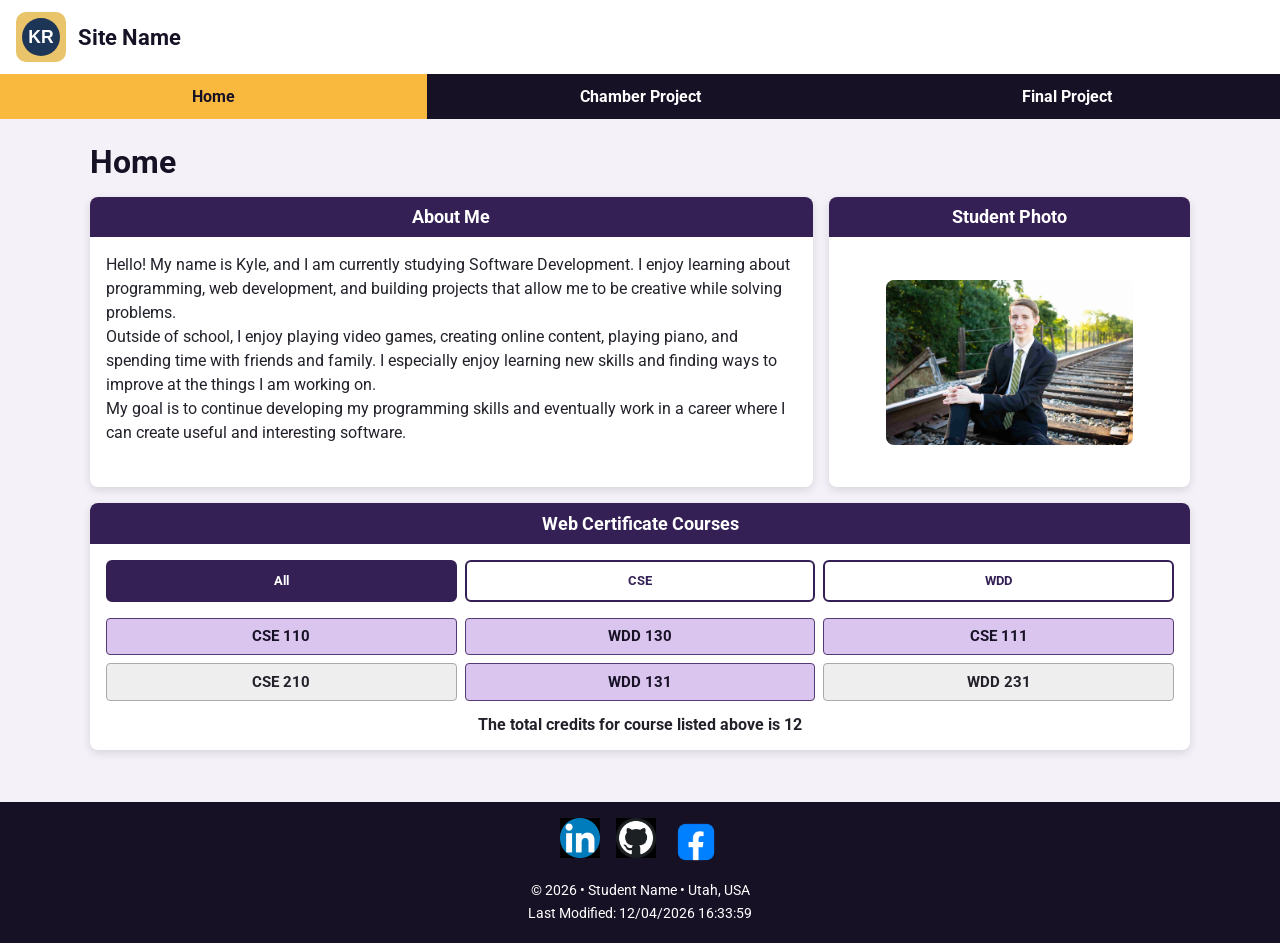
<file: index.html>
<!DOCTYPE html>
<html lang="en">
<head>
    <meta charset="UTF-8">
    <meta name="viewport" content="width=device-width, initial-scale=1.0">
    <meta name="description" content="Kyle Roper's WDD 231 course home page featuring web development coursework, certificate courses, and student information.">
    <meta name="author" content="Kyle Roper">
    <title>WDD 231 Home</title>

    <link rel="preconnect" href="https://fonts.googleapis.com">
    <link rel="preconnect" href="https://fonts.gstatic.com" crossorigin>
    <link href="https://fonts.googleapis.com/css2?family=Roboto:wght@400;700&display=swap" rel="stylesheet">

    <link rel="stylesheet" href="styles/small.css">
    <link rel="stylesheet" href="styles/larger.css">

    <script src="scripts/navigation.js" defer></script>
    <script src="scripts/date.js" defer></script>
    <script src="scripts/course.js" defer></script>
</head>
<body>
    <header>
        <div class="header-content">
            <img src="images/logo.svg" alt="Site logo" width="50" height="50">
            <span>Site Name</span>
            <button id="menu-button" aria-label="Open navigation menu" aria-expanded="false"></button>
        </div>

        <nav id="navigation">
            <ul>
                <li><a href="index.html" class="active">Home</a></li>
                <li><a href="chamber/index.html">Chamber Project</a></li>
                <li><a href="final/index.html">Final Project</a></li>
            </ul>
        </nav>
    </header>

    <main>
        <h1>Home</h1>

        <section class="about-section">
            <h2>About Me</h2>
            <div class="section-content">
                <p>
                    Hello! My name is Kyle, and I am currently studying Software Development.
                    I enjoy learning about programming, web development, and building projects
                    that allow me to be creative while solving problems.
                </p>

                <p>
                    Outside of school, I enjoy playing video games, creating online content,
                    playing piano, and spending time with friends and family. I especially enjoy
                    learning new skills and finding ways to improve at the things I am working on.
                </p>

                <p>
                    My goal is to continue developing my programming skills and eventually work
                    in a career where I can create useful and interesting software.
                </p>
            </div>
        </section>

        <section class="photo-section">
            <h2>Student Photo</h2>
            <div class="section-content photo-container">
                <div class="photo-placeholder">
                    <img src="images/profile-picture.jpg" alt="Student photo">
                </div>
            </div>
        </section>

        <section class="courses-section">
            <h2>Web Certificate Courses</h2>

            <div class="course-buttons">
                <button id="all" class="filter-button active-filter">All</button>
                <button id="cse" class="filter-button">CSE</button>
                <button id="wdd" class="filter-button">WDD</button>
            </div>

            <div id="course-cards"></div>
            <p id="total-credits"></p>
        </section>
    </main>

    <footer>
        <div class="social-links">
            <a href="https://www.linkedin.com/in/kyle-roper-7710a43a7/" target="_blank" rel="noopener">
                <img src="images/linkedin.png" alt="LinkedIn">
            </a>
            <a href="https://github.com/Psyduck2002/wdd231" target="_blank" rel="noopener">
                <img src="images/github.png" alt="GitHub">
            </a>
            <a class="facebook-link" href="https://www.facebook.com/kyle.roper.739" target="_blank" rel="noopener">
                <img src="images/facebook.png" alt="Facebook">
            </a>
        </div>

        <p>&copy; <span id="currentyear"></span> • Student Name • Utah, USA</p>
        <p id="lastModified"></p>
    </footer>
</body>
</html>
</file>
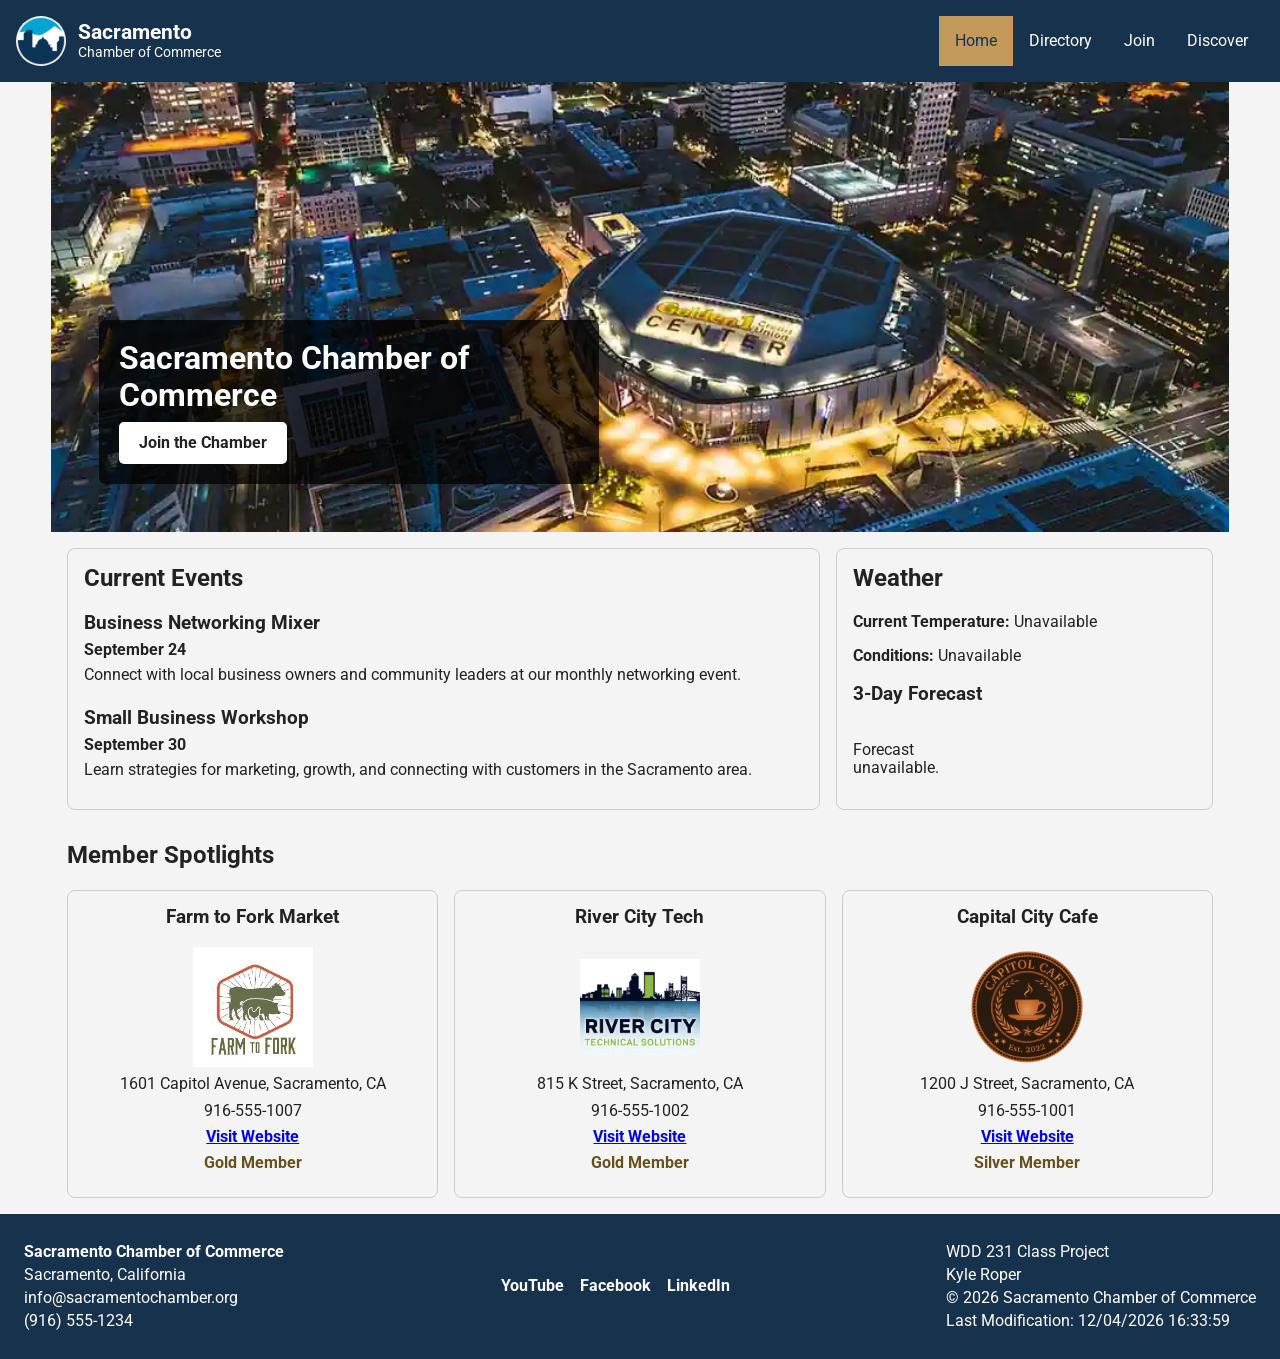
<file: chamber/index.html>
<!DOCTYPE html>
<html lang="en">
<head>
    <meta charset="UTF-8">
    <meta name="viewport" content="width=device-width, initial-scale=1.0">

    <meta
        name="description"
        content="Welcome to the Sacramento Chamber of Commerce, supporting local businesses, events, and community growth."
    >
    <meta name="author" content="Kyle Roper">

    <meta property="og:title" content="Sacramento Chamber of Commerce">
    <meta
        property="og:description"
        content="Connect with Sacramento businesses, community events, and opportunities through the Sacramento Chamber of Commerce."
    >
    <meta
        property="og:image"
        content="https://Psyduck2002.github.io/wdd231/chamber/images/sacramento-hero.webp"
    >
    <meta
        property="og:url"
        content="https://Psyduck2002.github.io/wdd231/chamber/index.html"
    >

    <title>Sacramento Chamber of Commerce | Home</title>

    <link rel="icon" href="images/favicon.png">

    <link rel="preconnect" href="https://fonts.googleapis.com">
    <link rel="preconnect" href="https://fonts.gstatic.com" crossorigin>
    <link
        href="https://fonts.googleapis.com/css2?family=Roboto:wght@400;500;700&display=swap"
        rel="stylesheet"
    >

    <link rel="stylesheet" href="styles/normalize.css">
    <link rel="stylesheet" href="styles/small.css">
    <link rel="stylesheet" href="styles/larger.css">

    <script src="scripts/navigation.js" defer></script>
    <script src="scripts/home.js" defer></script>
    <script src="scripts/date.js" defer></script>
</head>

<body>
    <header>
        <div class="brand">
            <a href="index.html">
                <img
                    src="images/sacramento-chamber.webp"
                    alt="Sacramento Chamber of Commerce logo"
                    class="logo"
                >
            </a>

            <div>
                <p class="site-name">Sacramento</p>
                <p class="site-subtitle">Chamber of Commerce</p>
            </div>
        </div>

        <button id="menu" aria-label="Open navigation menu"></button>

        <nav id="navigation">
            <a href="index.html" class="active">Home</a>
            <a href="directory.html">Directory</a>
            <a href="join.html">Join</a>
            <a href="discover.html">Discover</a>
        </nav>
    </header>

    <main class="home-main">
        <section class="hero">
            <img
                src="images/sacramento-hero.webp"
                alt="View of downtown Sacramento, California"
            >

            <div class="hero-content">
                <h1>Sacramento Chamber of Commerce</h1>
                <a href="join.html" class="join-button">Join the Chamber</a>
            </div>
        </section>

        <div class="home-info">
            <section class="events">
                <h2>Current Events</h2>

                <div class="event">
                    <h3>Business Networking Mixer</h3>
                    <p><strong>September 24</strong></p>
                    <p>
                        Connect with local business owners and community
                        leaders at our monthly networking event.
                    </p>
                </div>

                <div class="event">
                    <h3>Small Business Workshop</h3>
                    <p><strong>September 30</strong></p>
                    <p>
                        Learn strategies for marketing, growth, and connecting
                        with customers in the Sacramento area.
                    </p>
                </div>
            </section>

            <section class="weather">
                <h2>Weather</h2>

                <div class="current-weather">
                    <p>
                        <strong>Current Temperature:</strong>
                        <span id="current-temp">Loading...</span>
                    </p>

                    <p>
                        <strong>Conditions:</strong>
                        <span id="weather-description">Loading...</span>
                    </p>
                </div>

                <h3>3-Day Forecast</h3>

                <div id="forecast" class="forecast">
                    <p>Loading forecast...</p>
                </div>
            </section>
        </div>

        <section class="spotlight-section">
            <h2>Member Spotlights</h2>

            <div id="spotlights" class="spotlights">
            </div>
        </section>
    </main>

    <footer>
        <div class="contact-info">
            <p><strong>Sacramento Chamber of Commerce</strong></p>
            <p>Sacramento, California</p>
            <p>info@sacramentochamber.org</p>
            <p>(916) 555-1234</p>
        </div>

        <div class="socials">
            <a href="https://www.youtube.com/" target="_blank" rel="noopener">
                YouTube
            </a>

            <a href="https://www.facebook.com/" target="_blank" rel="noopener">
                Facebook
            </a>

            <a href="https://www.linkedin.com/" target="_blank" rel="noopener">
                LinkedIn
            </a>
        </div>

        <div class="development-info">
            <p>WDD 231 Class Project</p>
            <p>Kyle Roper</p>

            <p>
                &copy; <span id="currentyear"></span>
                Sacramento Chamber of Commerce
            </p>

            <p id="lastModified"></p>
        </div>
    </footer>
</body>
</html>
</file>
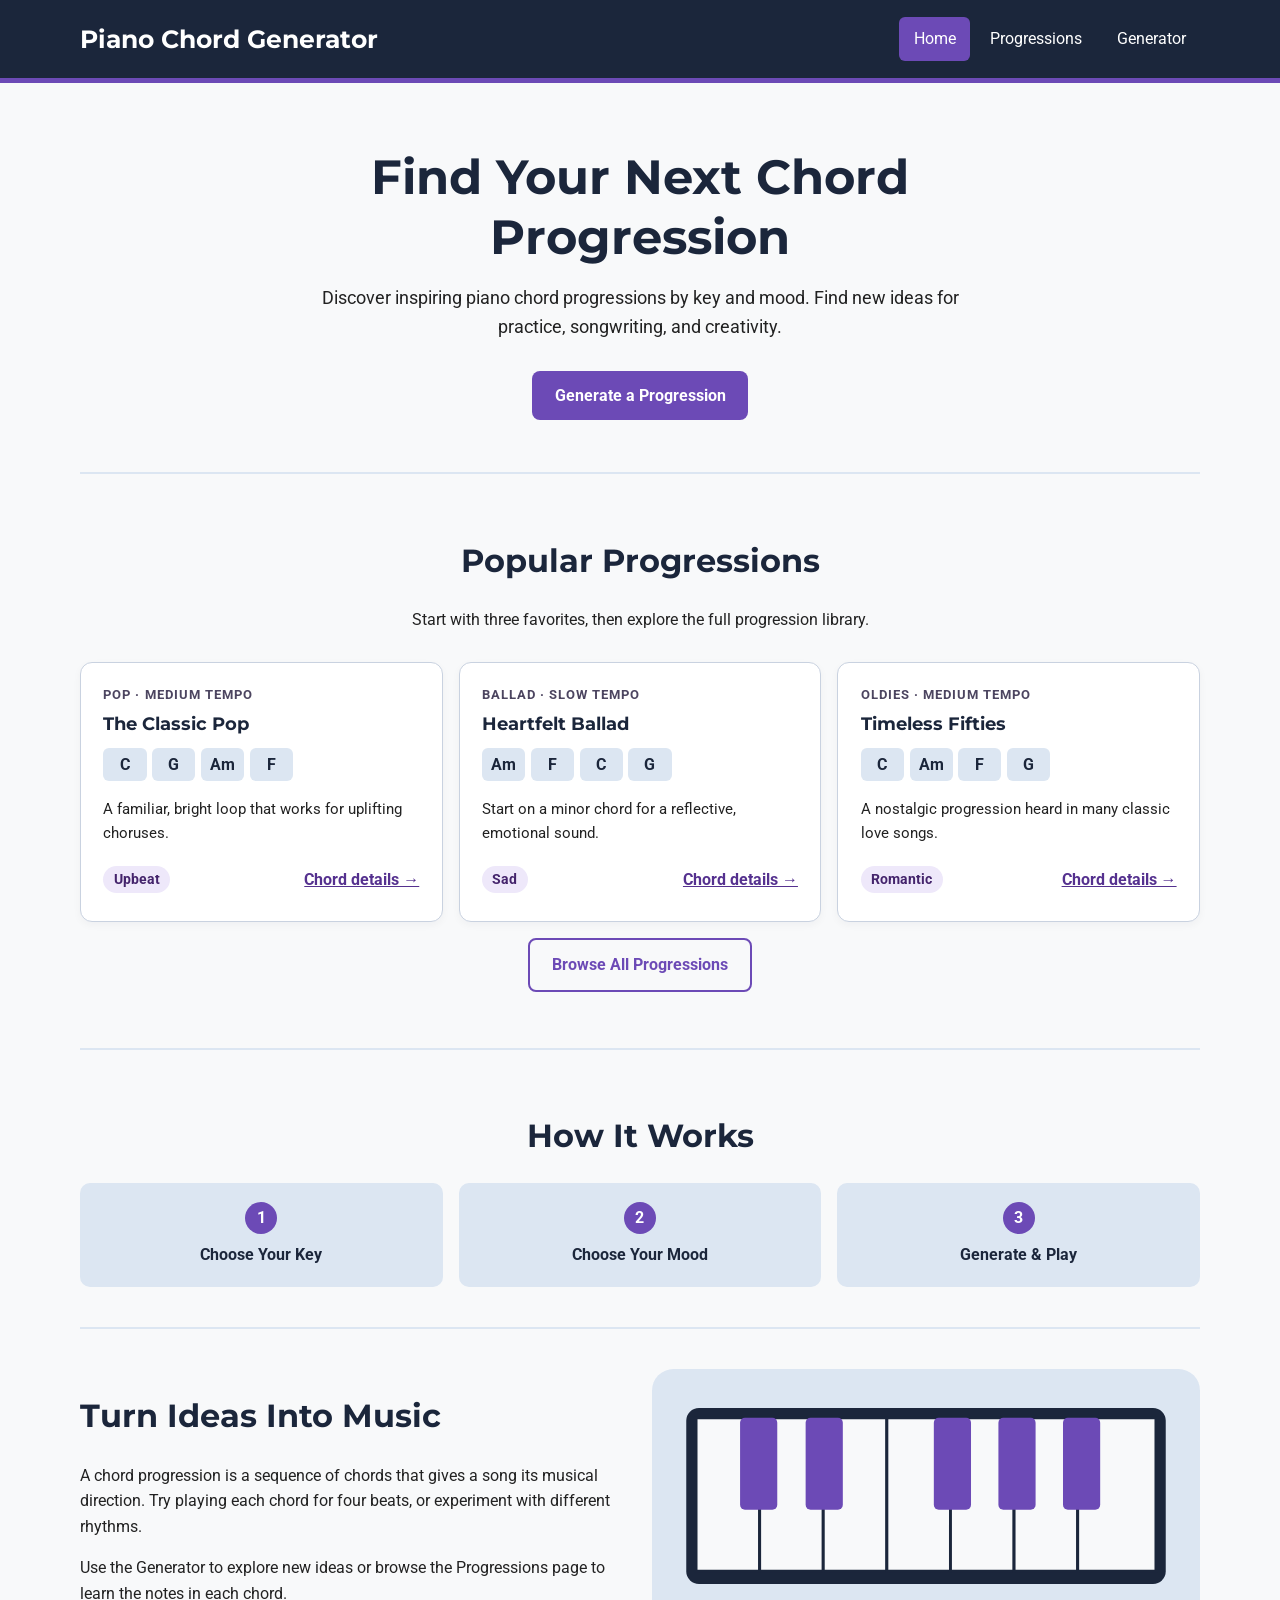
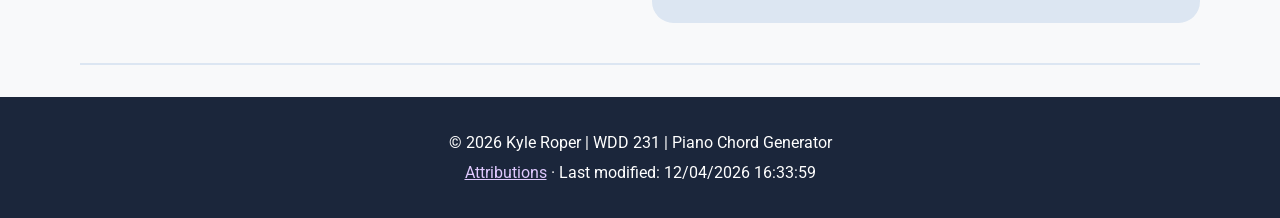
<file: final/index.html>
<!DOCTYPE html>
<html lang="en">
<head>
    <meta charset="UTF-8">
    <meta name="viewport" content="width=device-width, initial-scale=1.0">

    <meta
        name="description"
        content="Discover popular piano chord progressions and generate music ideas by key and mood."
    >
    <meta name="author" content="Kyle Roper">

    <meta property="og:type" content="website">
    <meta property="og:title" content="Piano Chord Progression Generator">
    <meta
        property="og:description"
        content="Discover popular piano chord progressions and generate music ideas by key and mood."
    >
    <meta
        property="og:image"
        content="https://psyduck2002.github.io/wdd231/final/images/piano.svg"
    >
    <meta
        property="og:url"
        content="https://psyduck2002.github.io/wdd231/final/index.html"
    >

    <title>Home | Piano Chord Progression Generator</title>

    <link rel="icon" type="image/svg+xml" href="images/favicon.svg">

    <link rel="preconnect" href="https://fonts.googleapis.com">
    <link rel="preconnect" href="https://fonts.gstatic.com" crossorigin>
    <link
        href="https://fonts.googleapis.com/css2?family=Montserrat:wght@600;700&family=Roboto:wght@400;500;700&display=swap"
        rel="stylesheet"
    >

    <link rel="stylesheet" href="styles/site.css">
    <link rel="stylesheet" href="styles/larger.css">
    <script type="module" src="scripts/home.js"></script>
</head>

<body>
    <header class="site-header">
        <div class="container header-inner">
            <a class="brand" href="index.html">Piano Chord Generator</a>

            <button
                class="menu-button"
                id="menu-button"
                type="button"
                aria-expanded="false"
                aria-controls="primary-navigation"
                aria-label="Toggle navigation"
            >☰</button>

            <nav
                class="site-nav"
                id="primary-navigation"
                aria-label="Main navigation"
            >
                <a href="index.html">Home</a>
                <a href="progressions.html">Progressions</a>
                <a href="generator.html">Generator</a>
            </nav>
        </div>
    </header>

    <main class="container">
        <section class="hero">
            <h1>Find Your Next Chord Progression</h1>

            <p>
                Discover inspiring piano chord progressions by key
                and mood. Find new ideas for practice, songwriting,
                and creativity.
            </p>

            <a class="button" href="generator.html">
                Generate a Progression
            </a>
        </section>

        <section class="section" aria-labelledby="popular-title">
            <h2 id="popular-title">Popular Progressions</h2>

            <p class="section-lead">
                Start with three favorites, then explore the full
                progression library.
            </p>

            <div
                id="popular-cards"
                class="cards"
                aria-live="polite"
            >
                <p>Loading popular progressions...</p>
            </div>

            <p class="center-text">
                <a class="button button-outline" href="progressions.html">
                    Browse All Progressions
                </a>
            </p>
        </section>

        <section class="section" aria-labelledby="works-title">
            <h2 id="works-title">How It Works</h2>

            <ol class="steps">
                <li>Choose Your Key</li>
                <li>Choose Your Mood</li>
                <li>Generate &amp; Play</li>
            </ol>
        </section>

        <section class="section feature">
            <div>
                <h2>Turn Ideas Into Music</h2>

                <p>
                    A chord progression is a sequence of chords that
                    gives a song its musical direction. Try playing
                    each chord for four beats, or experiment with
                    different rhythms.
                </p>

                <p>
                    Use the Generator to explore new ideas or browse
                    the Progressions page to learn the notes in each chord.
                </p>
            </div>

            <img
                src="images/piano.svg"
                alt="Illustration of a piano keyboard with purple and white keys"
                width="560"
                height="260"
                loading="lazy"
            >
        </section>
    </main>

    <footer class="site-footer">
        <div class="container">
            <p>
                &copy; <span id="year"></span> Kyle Roper |
                WDD 231 | Piano Chord Generator
            </p>

            <p>
                <a href="attributions.html">Attributions</a>
                &middot; Last modified:
                <span id="last-modified"></span>
            </p>
        </div>
    </footer>
</body>
</html>
</file>
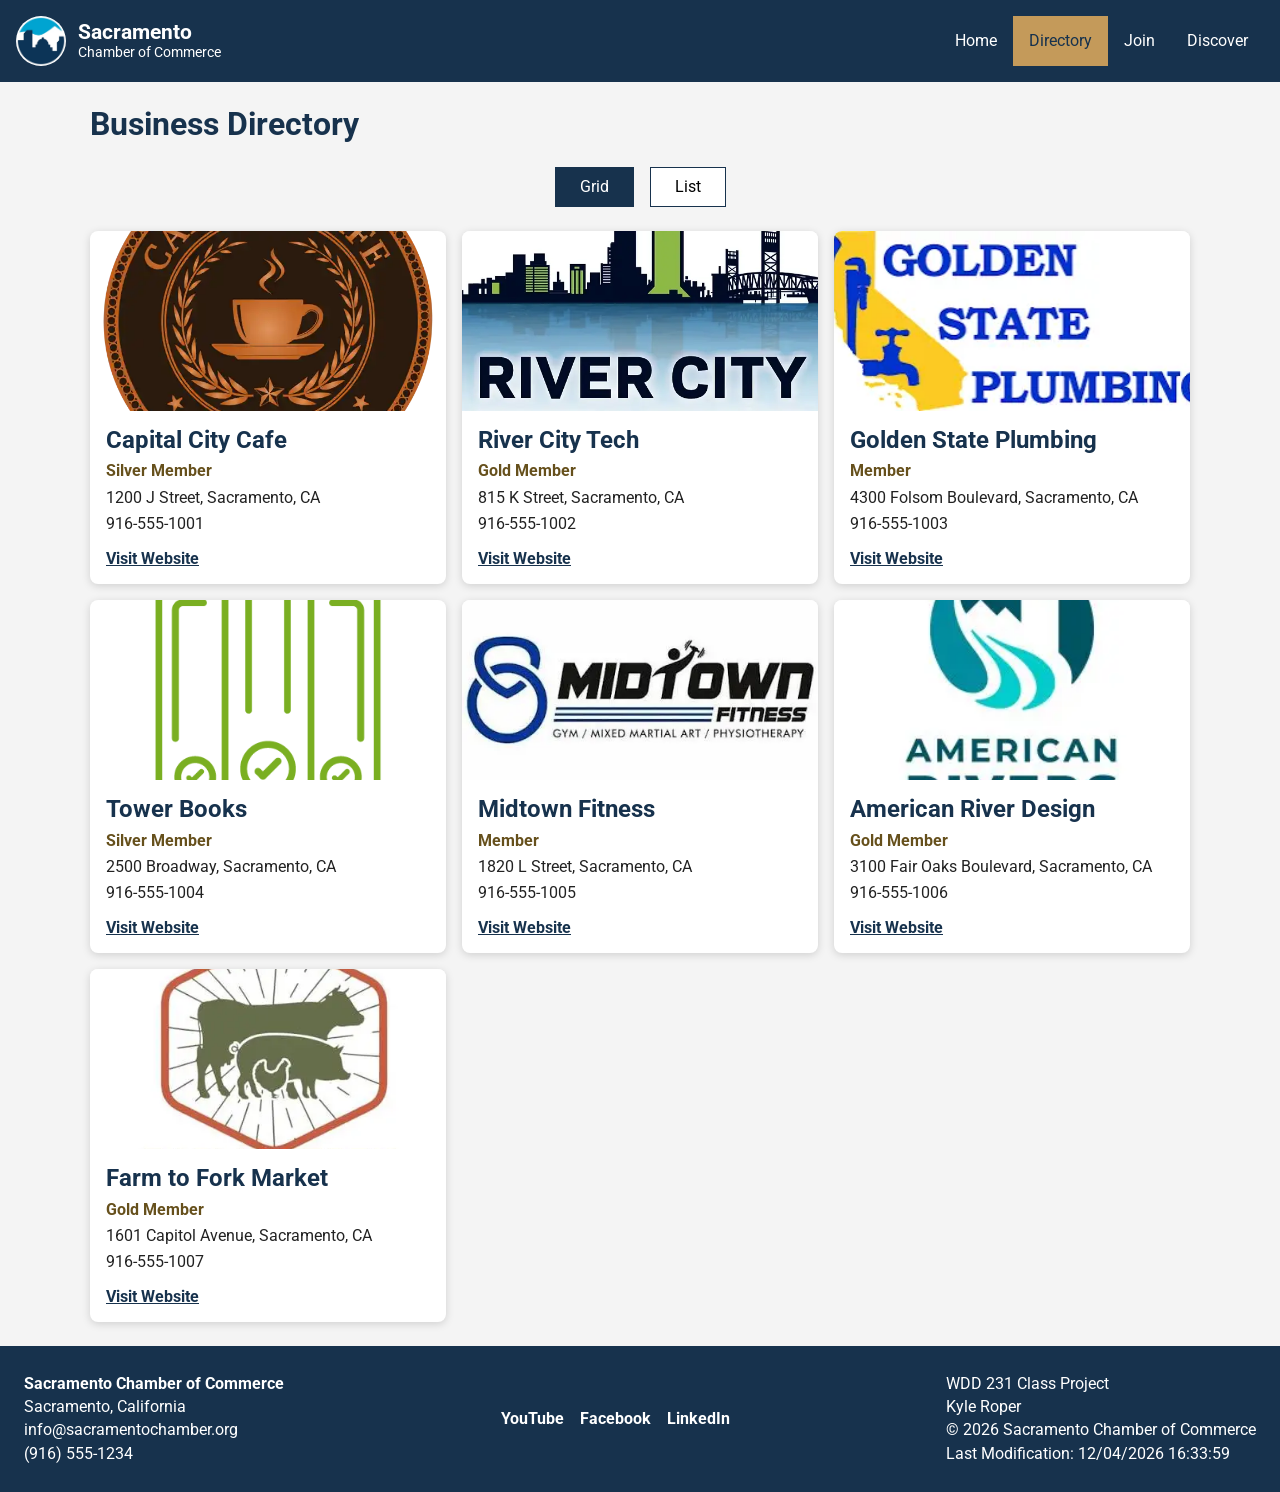
<file: chamber/directory.html>
<!DOCTYPE html>
<html lang="en">
<head>
    <meta charset="UTF-8">
    <meta name="viewport" content="width=device-width, initial-scale=1.0">

    <meta
        name="description"
        content="Explore local businesses and organizations in the Sacramento Chamber of Commerce directory."
    >
    <meta name="author" content="Kyle Roper">

    <meta property="og:title" content="Sacramento Chamber of Commerce Directory">
    <meta
        property="og:description"
        content="Discover businesses and organizations serving the Sacramento community."
    >
    <meta
        property="og:image"
        content="https://Psyduck2002.github.io/wdd231/chamber/images/sacramento-chamber.webp"
    >
    <meta
        property="og:url"
        content="https://Psyduck2002.github.io/wdd231/chamber/directory.html"
    >

    <title>Sacramento Chamber of Commerce | Directory</title>

    <link rel="icon" href="images/favicon.png">

    <link rel="preconnect" href="https://fonts.googleapis.com">
    <link rel="preconnect" href="https://fonts.gstatic.com" crossorigin>
    <link href="https://fonts.googleapis.com/css2?family=Roboto:wght@400;500;700&display=swap" rel="stylesheet">

    <link rel="stylesheet" href="styles/normalize.css">
    <link rel="stylesheet" href="styles/small.css">
    <link rel="stylesheet" href="styles/larger.css">

    <script src="scripts/navigation.js" defer></script>
    <script src="scripts/directory.js" defer></script>
    <script src="scripts/date.js" defer></script>
</head>

<body>
    <header>
        <div class="brand">
            <a href="index.html">
    <img src="images/sacramento-chamber.webp" alt="Sacramento Chamber of Commerce logo" class="logo">
</a>

            <div>
                <p class="site-name">Sacramento</p>
                <p class="site-subtitle">Chamber of Commerce</p>
            </div>
        </div>

        <button id="menu" aria-label="Open navigation menu"></button>

        <nav id="navigation">
            <a href="index.html">Home</a>
            <a href="directory.html" class="active">Directory</a>
            <a href="join.html">Join</a>
            <a href="discover.html">Discover</a>
        </nav>
    </header>

    <main>
        <h1>Business Directory</h1>

        <div class="view-buttons">
            <button id="grid" class="selected">Grid</button>
            <button id="list">List</button>
        </div>

        <section id="members" class="grid">
        </section>
    </main>

    <footer>
        <div class="contact-info">
            <p><strong>Sacramento Chamber of Commerce</strong></p>
            <p>Sacramento, California</p>
            <p>info@sacramentochamber.org</p>
            <p>(916) 555-1234</p>
        </div>

        <div class="socials">
            <a href="https://www.youtube.com/" target="_blank" rel="noopener">
                YouTube
            </a>

            <a href="https://www.facebook.com/" target="_blank" rel="noopener">
                Facebook
            </a>

            <a href="https://www.linkedin.com/" target="_blank" rel="noopener">
                LinkedIn
            </a>
        </div>

        <div class="development-info">
            <p>WDD 231 Class Project</p>
            <p>Kyle Roper</p>
            <p>
                &copy; <span id="currentyear"></span>
                Sacramento Chamber of Commerce
            </p>
            <p id="lastModified"></p>
        </div>
    </footer>
</body>
</html>
</file>
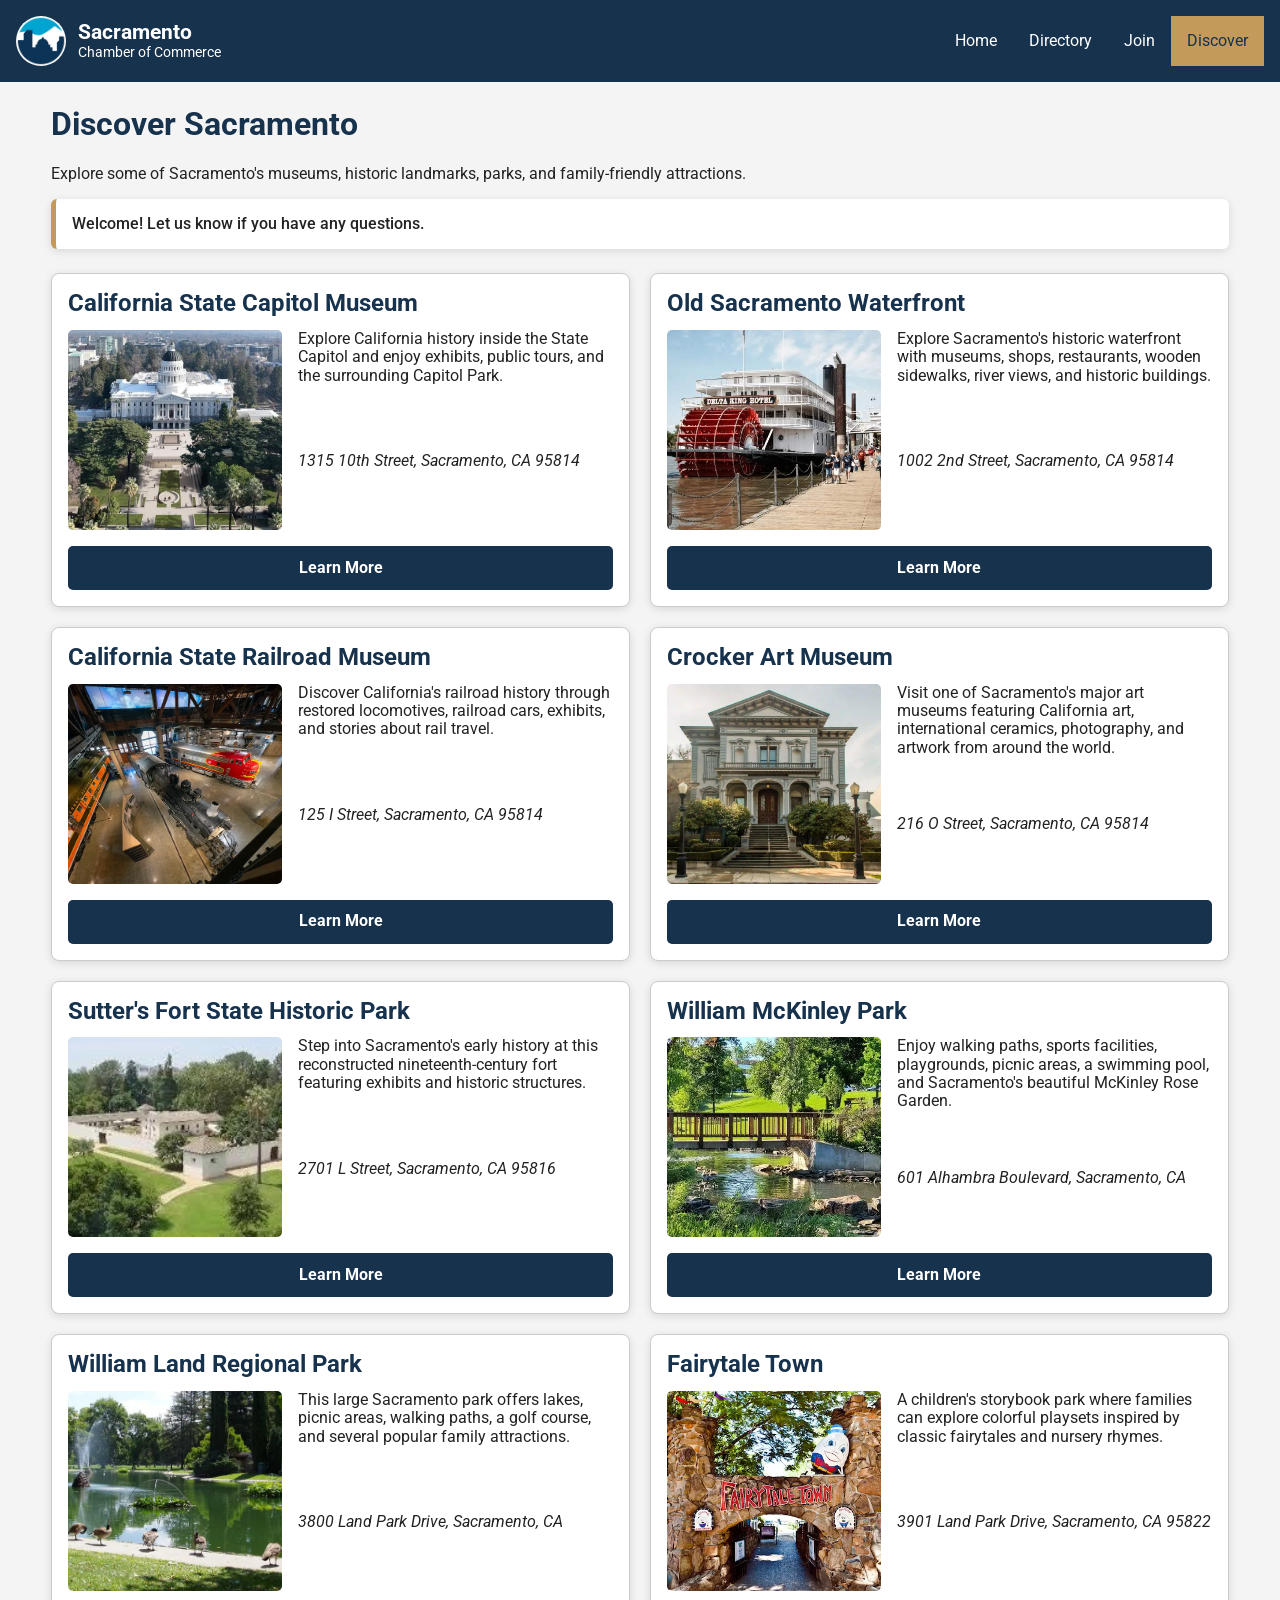
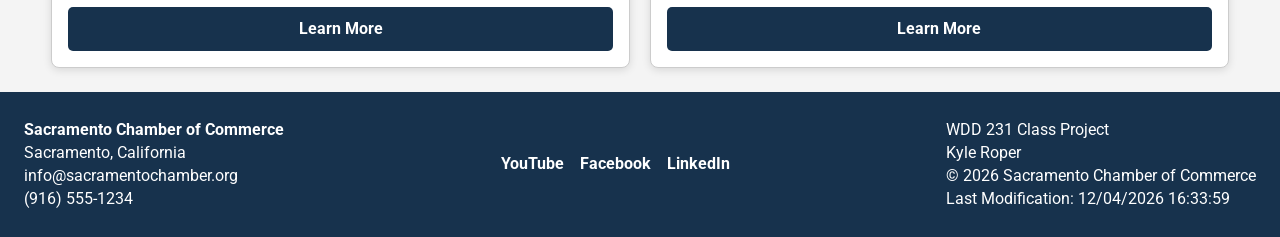
<file: chamber/discover.html>
<!DOCTYPE html>
<html lang="en">
<head>
    <meta charset="UTF-8">
    <meta name="viewport" content="width=device-width, initial-scale=1.0">

    <meta
        name="description"
        content="Discover Sacramento attractions, historic landmarks, museums, parks, and family-friendly destinations."
    >
    <meta name="author" content="Kyle Roper">

    <meta property="og:title" content="Discover Sacramento | Chamber of Commerce">
    <meta
        property="og:description"
        content="Explore popular attractions, museums, parks, and historic locations throughout Sacramento, California."
    >
    <meta
        property="og:image"
        content="https://Psyduck2002.github.io/wdd231/chamber/images/sacramento-hero.webp"
    >
    <meta
        property="og:url"
        content="https://Psyduck2002.github.io/wdd231/chamber/discover.html"
    >

    <title>Sacramento Chamber of Commerce | Discover</title>

    <link rel="icon" href="images/favicon.png">

    <link rel="preconnect" href="https://fonts.googleapis.com">
    <link rel="preconnect" href="https://fonts.gstatic.com" crossorigin>
    <link
        href="https://fonts.googleapis.com/css2?family=Roboto:wght@400;500;700&display=swap"
        rel="stylesheet"
    >

    <link rel="stylesheet" href="styles/normalize.css">
    <link rel="stylesheet" href="styles/small.css">
    <link rel="stylesheet" href="styles/larger.css">

    <script src="scripts/navigation.js" defer></script>
    <script src="scripts/date.js" defer></script>
    <script type="module" src="scripts/discover.js"></script>
</head>

<body>
    <header>
        <div class="brand">
            <a href="index.html">
                <img
                    src="images/sacramento-chamber.webp"
                    alt="Sacramento Chamber of Commerce logo"
                    class="logo"
                >
            </a>

            <div>
                <p class="site-name">Sacramento</p>
                <p class="site-subtitle">Chamber of Commerce</p>
            </div>
        </div>

        <button id="menu" aria-label="Open navigation menu"></button>

        <nav id="navigation">
            <a href="index.html">Home</a>
            <a href="directory.html">Directory</a>
            <a href="join.html">Join</a>
            <a href="discover.html" class="active">Discover</a>
        </nav>
    </header>

    <main class="discover-main">
        <h1>Discover Sacramento</h1>

        <p class="discover-intro">
            Explore some of Sacramento's museums, historic landmarks,
            parks, and family-friendly attractions.
        </p>

        <div
            id="visit-message"
            class="visit-message"
            aria-live="polite"
        ></div>

        <section
            id="discover-cards"
            class="discover-cards"
            aria-label="Sacramento places of interest"
        >
        </section>
    </main>

    <footer>
        <div class="contact-info">
            <p><strong>Sacramento Chamber of Commerce</strong></p>
            <p>Sacramento, California</p>
            <p>info@sacramentochamber.org</p>
            <p>(916) 555-1234</p>
        </div>

        <div class="socials">
            <a href="https://www.youtube.com/" target="_blank" rel="noopener">
                YouTube
            </a>

            <a href="https://www.facebook.com/" target="_blank" rel="noopener">
                Facebook
            </a>

            <a href="https://www.linkedin.com/" target="_blank" rel="noopener">
                LinkedIn
            </a>
        </div>

        <div class="development-info">
            <p>WDD 231 Class Project</p>
            <p>Kyle Roper</p>

            <p>
                &copy; <span id="currentyear"></span>
                Sacramento Chamber of Commerce
            </p>

            <p id="lastModified"></p>
        </div>
    </footer>
</body>
</html>
</file>
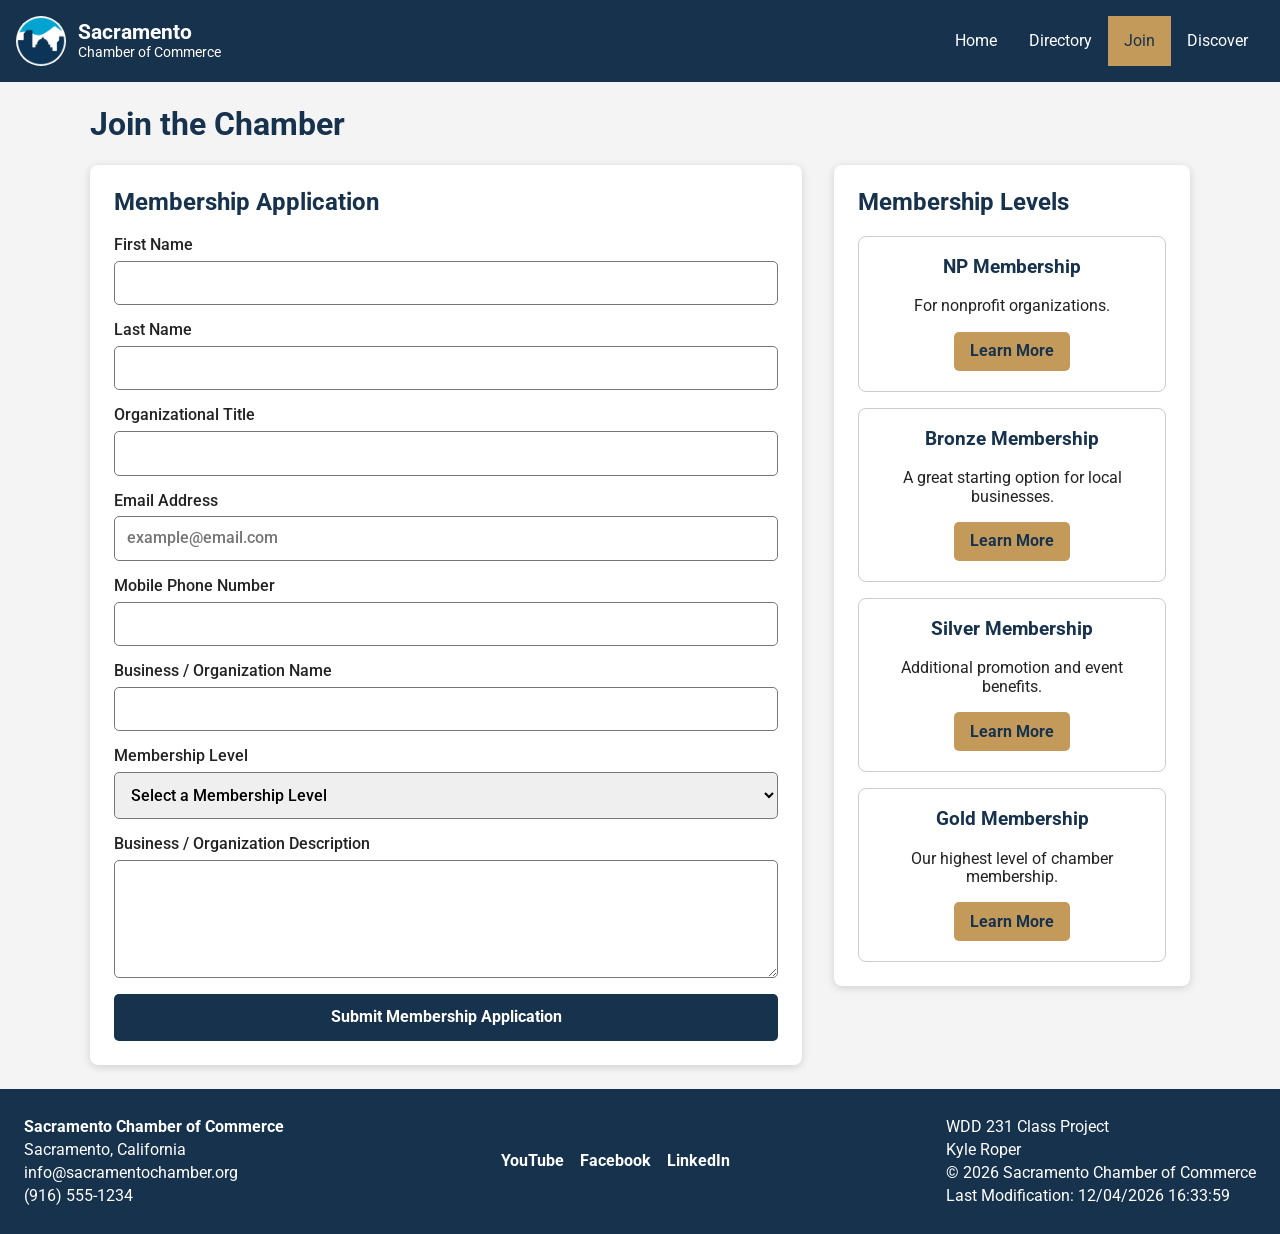
<file: chamber/join.html>
<!DOCTYPE html>
<html lang="en">
<head>
    <meta charset="UTF-8">
    <meta name="viewport" content="width=device-width, initial-scale=1.0">

    <meta
        name="description"
        content="Apply to join the Sacramento Chamber of Commerce and explore available membership levels."
    >
    <meta name="author" content="Kyle Roper">

    <meta property="og:title" content="Join the Sacramento Chamber of Commerce">
    <meta
        property="og:description"
        content="Become a member of the Sacramento Chamber of Commerce and connect with local businesses and community leaders."
    >
    <meta
        property="og:image"
        content="https://Psyduck2002.github.io/wdd231/chamber/images/sacramento-chamber.webp"
    >
    <meta
        property="og:url"
        content="https://Psyduck2002.github.io/wdd231/chamber/join.html"
    >

    <title>Sacramento Chamber of Commerce | Join</title>

    <link rel="icon" href="images/favicon.png">

    <link rel="preconnect" href="https://fonts.googleapis.com">
    <link rel="preconnect" href="https://fonts.gstatic.com" crossorigin>
    <link
        href="https://fonts.googleapis.com/css2?family=Roboto:wght@400;500;700&display=swap"
        rel="stylesheet"
    >

    <link rel="stylesheet" href="styles/normalize.css">
    <link rel="stylesheet" href="styles/small.css">
    <link rel="stylesheet" href="styles/larger.css">

    <script src="scripts/navigation.js" defer></script>
    <script src="scripts/join.js" defer></script>
    <script src="scripts/date.js" defer></script>
</head>

<body>
    <header>
        <div class="brand">
            <a href="index.html">
                <img
                    src="images/sacramento-chamber.webp"
                    alt="Sacramento Chamber of Commerce logo"
                    class="logo"
                >
            </a>

            <div>
                <p class="site-name">Sacramento</p>
                <p class="site-subtitle">Chamber of Commerce</p>
            </div>
        </div>

        <button id="menu" aria-label="Open navigation menu"></button>

        <nav id="navigation">
            <a href="index.html">Home</a>
            <a href="directory.html">Directory</a>
            <a href="join.html" class="active">Join</a>
            <a href="discover.html">Discover</a>
        </nav>
    </header>

    <main>
        <h1>Join the Chamber</h1>

        <div class="join-layout">
            <section class="application-section">
                <h2>Membership Application</h2>

                <form method="get" action="thankyou.html" class="join-form">

                    <label>
                        First Name
                        <input
                            type="text"
                            name="first"
                            title="Enter your first name"
                            autocomplete="given-name"
                            required
                        >
                    </label>

                    <label>
                        Last Name
                        <input
                            type="text"
                            name="last"
                            title="Enter your last name"
                            autocomplete="family-name"
                            required
                        >
                    </label>

                    <label>
                        Organizational Title
                        <input
                            type="text"
                            name="title"
                            title="Enter your organizational title using at least seven letters, spaces, or hyphens"
                            autocomplete="organization-title"
                            pattern="[A-Za-z\s-]{7,}"
                        >
                    </label>

                    <label>
                        Email Address
                        <input
                            type="email"
                            name="email"
                            title="Enter your email address"
                            autocomplete="email"
                            placeholder="example@email.com"
                            required
                        >
                    </label>

                    <label>
                        Mobile Phone Number
                        <input
                            type="tel"
                            name="phone"
                            title="Enter your mobile phone number"
                            autocomplete="tel"
                            required
                        >
                    </label>

                    <label>
                        Business / Organization Name
                        <input
                            type="text"
                            name="organization"
                            title="Enter your business or organization name"
                            autocomplete="organization"
                            required
                        >
                    </label>

                    <label>
                        Membership Level
                        <select
                            name="membership"
                            title="Select a membership level"
                            required
                        >
                            <option value="" disabled selected>
                                Select a Membership Level
                            </option>
                            <option value="np">NP Membership</option>
                            <option value="bronze">Bronze Membership</option>
                            <option value="silver">Silver Membership</option>
                            <option value="gold">Gold Membership</option>
                        </select>
                    </label>

                    <label>
                        Business / Organization Description
                        <textarea
                            name="description"
                            title="Enter a description of your business or organization"
                            rows="5"
                        ></textarea>
                    </label>

                    <input
                        type="hidden"
                        name="timestamp"
                        id="timestamp"
                    >

                    <button type="submit">
                        Submit Membership Application
                    </button>
                </form>
            </section>

            <section class="membership-section">
                <h2>Membership Levels</h2>

                <div class="membership-cards">

                    <article class="membership-card">
                        <h3>NP Membership</h3>
                        <p>For nonprofit organizations.</p>

                        <button
                            type="button"
                            class="modal-button"
                            data-modal="np-modal"
                        >
                            Learn More
                        </button>
                    </article>

                    <article class="membership-card">
                        <h3>Bronze Membership</h3>
                        <p>A great starting option for local businesses.</p>

                        <button
                            type="button"
                            class="modal-button"
                            data-modal="bronze-modal"
                        >
                            Learn More
                        </button>
                    </article>

                    <article class="membership-card">
                        <h3>Silver Membership</h3>
                        <p>Additional promotion and event benefits.</p>

                        <button
                            type="button"
                            class="modal-button"
                            data-modal="silver-modal"
                        >
                            Learn More
                        </button>
                    </article>

                    <article class="membership-card">
                        <h3>Gold Membership</h3>
                        <p>Our highest level of chamber membership.</p>

                        <button
                            type="button"
                            class="modal-button"
                            data-modal="gold-modal"
                        >
                            Learn More
                        </button>
                    </article>
                </div>
            </section>
        </div>
    </main>

    <dialog id="np-modal">
        <h2>NP Membership</h2>

        <p><strong>Cost:</strong> Free</p>

        <ul>
            <li>Access to chamber networking events</li>
            <li>Business directory listing</li>
            <li>Community resources</li>
            <li>Nonprofit networking opportunities</li>
        </ul>

        <button class="close-modal">Close</button>
    </dialog>

    <dialog id="bronze-modal">
        <h2>Bronze Membership</h2>

        <p><strong>Cost:</strong> $100 per year</p>

        <ul>
            <li>All NP membership benefits</li>
            <li>Business training workshops</li>
            <li>Discounted chamber events</li>
            <li>Expanded directory listing</li>
        </ul>

        <button class="close-modal">Close</button>
    </dialog>

    <dialog id="silver-modal">
        <h2>Silver Membership</h2>

        <p><strong>Cost:</strong> $250 per year</p>

        <ul>
            <li>All Bronze membership benefits</li>
            <li>Advertising opportunities</li>
            <li>Priority event registration</li>
            <li>Eligibility for homepage spotlights</li>
        </ul>

        <button class="close-modal">Close</button>
    </dialog>

    <dialog id="gold-modal">
        <h2>Gold Membership</h2>

        <p><strong>Cost:</strong> $500 per year</p>

        <ul>
            <li>All Silver membership benefits</li>
            <li>Premium homepage spotlight opportunities</li>
            <li>Special event sponsorship opportunities</li>
            <li>VIP networking events</li>
            <li>Additional advertising discounts</li>
        </ul>

        <button class="close-modal">Close</button>
    </dialog>

    <footer>
        <div class="contact-info">
            <p><strong>Sacramento Chamber of Commerce</strong></p>
            <p>Sacramento, California</p>
            <p>info@sacramentochamber.org</p>
            <p>(916) 555-1234</p>
        </div>

        <div class="socials">
            <a href="https://www.youtube.com/" target="_blank" rel="noopener">
                YouTube
            </a>

            <a href="https://www.facebook.com/" target="_blank" rel="noopener">
                Facebook
            </a>

            <a href="https://www.linkedin.com/" target="_blank" rel="noopener">
                LinkedIn
            </a>
        </div>

        <div class="development-info">
            <p>WDD 231 Class Project</p>
            <p>Kyle Roper</p>

            <p>
                &copy; <span id="currentyear"></span>
                Sacramento Chamber of Commerce
            </p>

            <p id="lastModified"></p>
        </div>
    </footer>
</body>
</html>
</file>
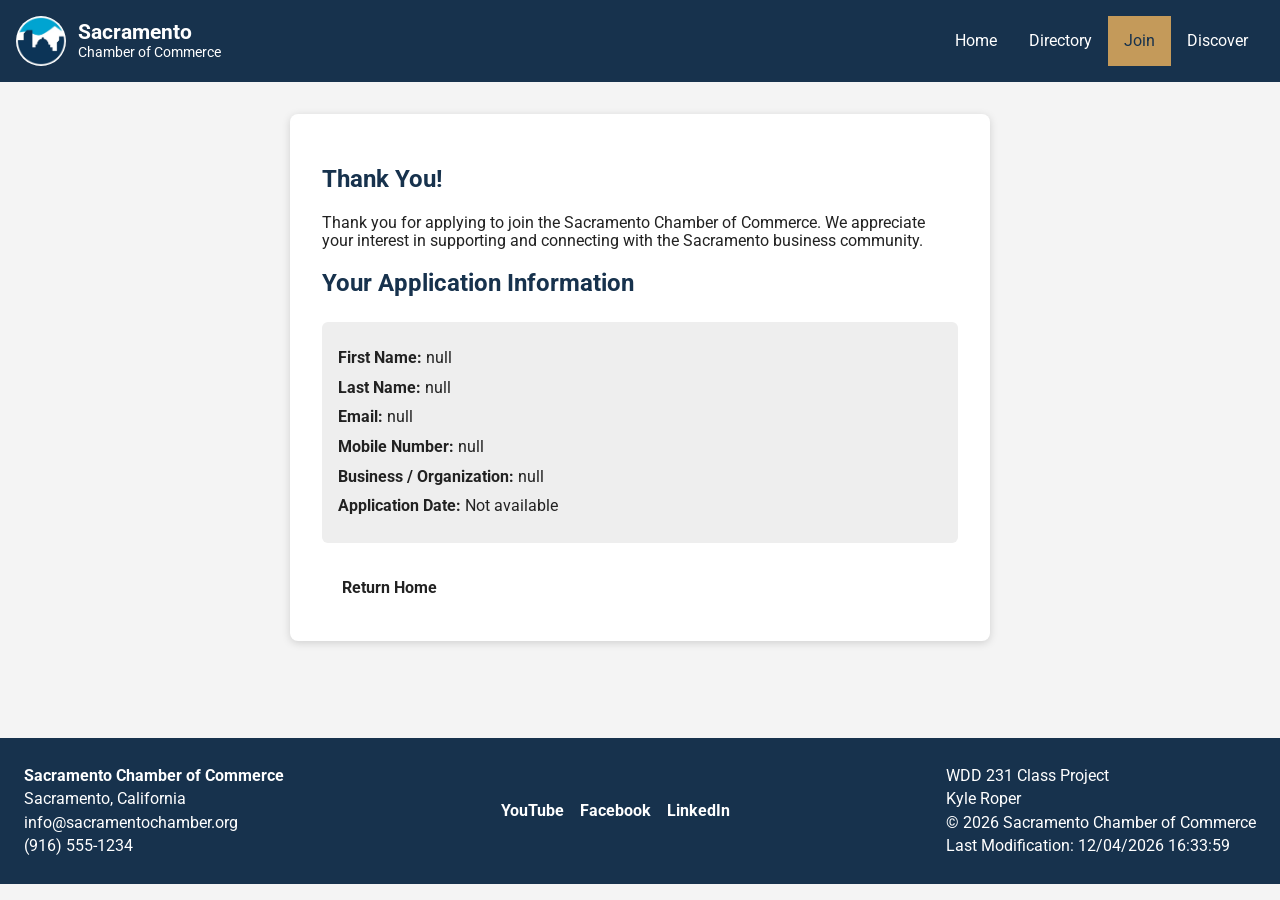
<file: chamber/thankyou.html>
<!DOCTYPE html>
<html lang="en">
<head>
    <meta charset="UTF-8">
    <meta name="viewport" content="width=device-width, initial-scale=1.0">

    <meta
        name="description"
        content="Thank you for submitting your Sacramento Chamber of Commerce membership application."
    >
    <meta name="author" content="Kyle Roper">

    <title>Sacramento Chamber of Commerce | Thank You</title>

    <link rel="icon" href="images/favicon.png">

    <link rel="preconnect" href="https://fonts.googleapis.com">
    <link rel="preconnect" href="https://fonts.gstatic.com" crossorigin>
    <link
        href="https://fonts.googleapis.com/css2?family=Roboto:wght@400;500;700&display=swap"
        rel="stylesheet"
    >

    <link rel="stylesheet" href="styles/normalize.css">
    <link rel="stylesheet" href="styles/small.css">
    <link rel="stylesheet" href="styles/larger.css">

    <script src="scripts/navigation.js" defer></script>
    <script src="scripts/thankyou.js" defer></script>
    <script src="scripts/date.js" defer></script>
</head>

<body>
    <header>
        <div class="brand">
            <a href="index.html">
                <img
                    src="images/sacramento-chamber.webp"
                    alt="Sacramento Chamber of Commerce logo"
                    class="logo"
                >
            </a>

            <div>
                <p class="site-name">Sacramento</p>
                <p class="site-subtitle">Chamber of Commerce</p>
            </div>
        </div>

        <button id="menu" aria-label="Open navigation menu"></button>

        <nav id="navigation">
            <a href="index.html">Home</a>
            <a href="directory.html">Directory</a>
            <a href="join.html" class="active">Join</a>
            <a href="discover.html">Discover</a>
        </nav>
    </header>

    <main>
        <section class="thankyou-card">
            <h1>Thank You!</h1>

            <p>
                Thank you for applying to join the Sacramento Chamber of
                Commerce. We appreciate your interest in supporting and
                connecting with the Sacramento business community.
            </p>

            <h2>Your Application Information</h2>

            <div id="application-details"></div>

            <a href="index.html" class="join-button">
                Return Home
            </a>
        </section>
    </main>

    <footer>
        <div class="contact-info">
            <p><strong>Sacramento Chamber of Commerce</strong></p>
            <p>Sacramento, California</p>
            <p>info@sacramentochamber.org</p>
            <p>(916) 555-1234</p>
        </div>

        <div class="socials">
            <a href="https://www.youtube.com/" target="_blank" rel="noopener">
                YouTube
            </a>

            <a href="https://www.facebook.com/" target="_blank" rel="noopener">
                Facebook
            </a>

            <a href="https://www.linkedin.com/" target="_blank" rel="noopener">
                LinkedIn
            </a>
        </div>

        <div class="development-info">
            <p>WDD 231 Class Project</p>
            <p>Kyle Roper</p>

            <p>
                &copy; <span id="currentyear"></span>
                Sacramento Chamber of Commerce
            </p>

            <p id="lastModified"></p>
        </div>
    </footer>
</body>
</html>
</file>
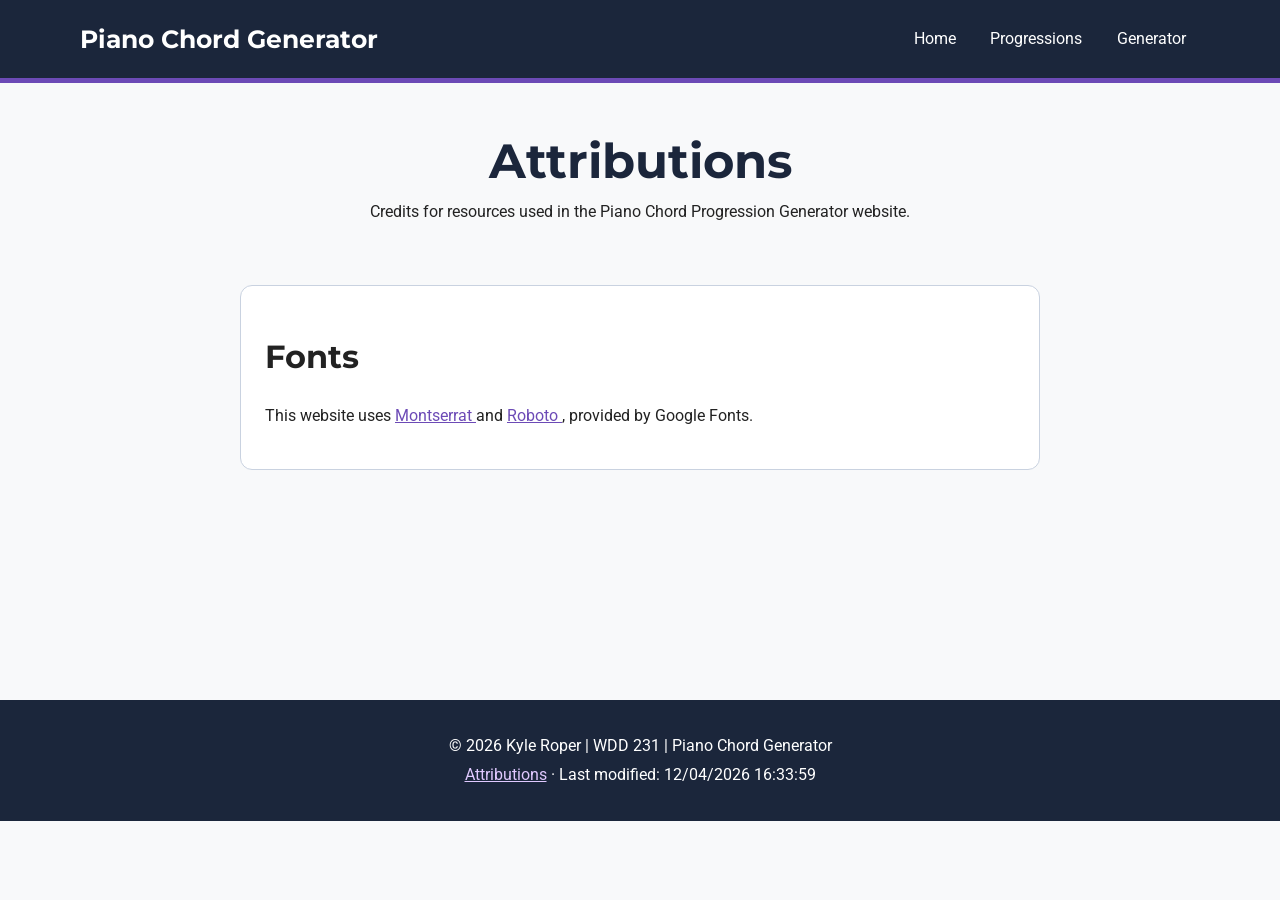
<file: final/attributions.html>
<!DOCTYPE html>
<html lang="en">
<head>
    <meta charset="UTF-8">
    <meta name="viewport" content="width=device-width, initial-scale=1.0">

    <meta
        name="description"
        content="Attributions and credits for the Piano Chord Progression Generator website."
    >
    <meta name="author" content="Kyle Roper">

    <meta property="og:type" content="website">
    <meta property="og:title" content="Attributions | Piano Chord Generator">
    <meta
        property="og:description"
        content="Credits for resources used in the Piano Chord Progression Generator."
    >
    <meta
        property="og:image"
        content="https://psyduck2002.github.io/wdd231/final/images/piano.svg"
    >
    <meta
        property="og:url"
        content="https://psyduck2002.github.io/wdd231/final/attributions.html"
    >

    <title>Attributions | Piano Chord Progression Generator</title>

    <link rel="icon" type="image/svg+xml" href="images/favicon.svg">

    <link rel="preconnect" href="https://fonts.googleapis.com">
    <link rel="preconnect" href="https://fonts.gstatic.com" crossorigin>
    <link
        href="https://fonts.googleapis.com/css2?family=Montserrat:wght@600;700&family=Roboto:wght@400;500;700&display=swap"
        rel="stylesheet"
    >

    <link rel="stylesheet" href="styles/site.css">
    <link rel="stylesheet" href="styles/larger.css">
    <script type="module" src="scripts/attributions.js"></script>
</head>

<body>
    <header class="site-header">
        <div class="container header-inner">
            <a class="brand" href="index.html">Piano Chord Generator</a>

            <button
                class="menu-button"
                id="menu-button"
                type="button"
                aria-expanded="false"
                aria-controls="primary-navigation"
                aria-label="Toggle navigation"
            >☰</button>

            <nav
                class="site-nav"
                id="primary-navigation"
                aria-label="Main navigation"
            >
                <a href="index.html">Home</a>
                <a href="progressions.html">Progressions</a>
                <a href="generator.html">Generator</a>
            </nav>
        </div>
    </header>

    <main class="container">
        <section class="page-intro">
            <h1>Attributions</h1>

            <p>
                Credits for resources used in the
                Piano Chord Progression Generator website.
            </p>
        </section>

        <section class="generator-panel">
            <h2>Fonts</h2>

            <p>
                This website uses
                <a href="https://fonts.google.com/specimen/Montserrat">
                    Montserrat
                </a>
                and
                <a href="https://fonts.google.com/specimen/Roboto">
                    Roboto
                </a>,
                provided by Google Fonts.
            </p>
        </section>
    </main>

    <footer class="site-footer">
        <div class="container">
            <p>
                &copy; <span id="year"></span> Kyle Roper |
                WDD 231 | Piano Chord Generator
            </p>

            <p>
                <a href="attributions.html">Attributions</a>
                &middot; Last modified:
                <span id="last-modified"></span>
            </p>
        </div>
    </footer>
</body>
</html>
</file>
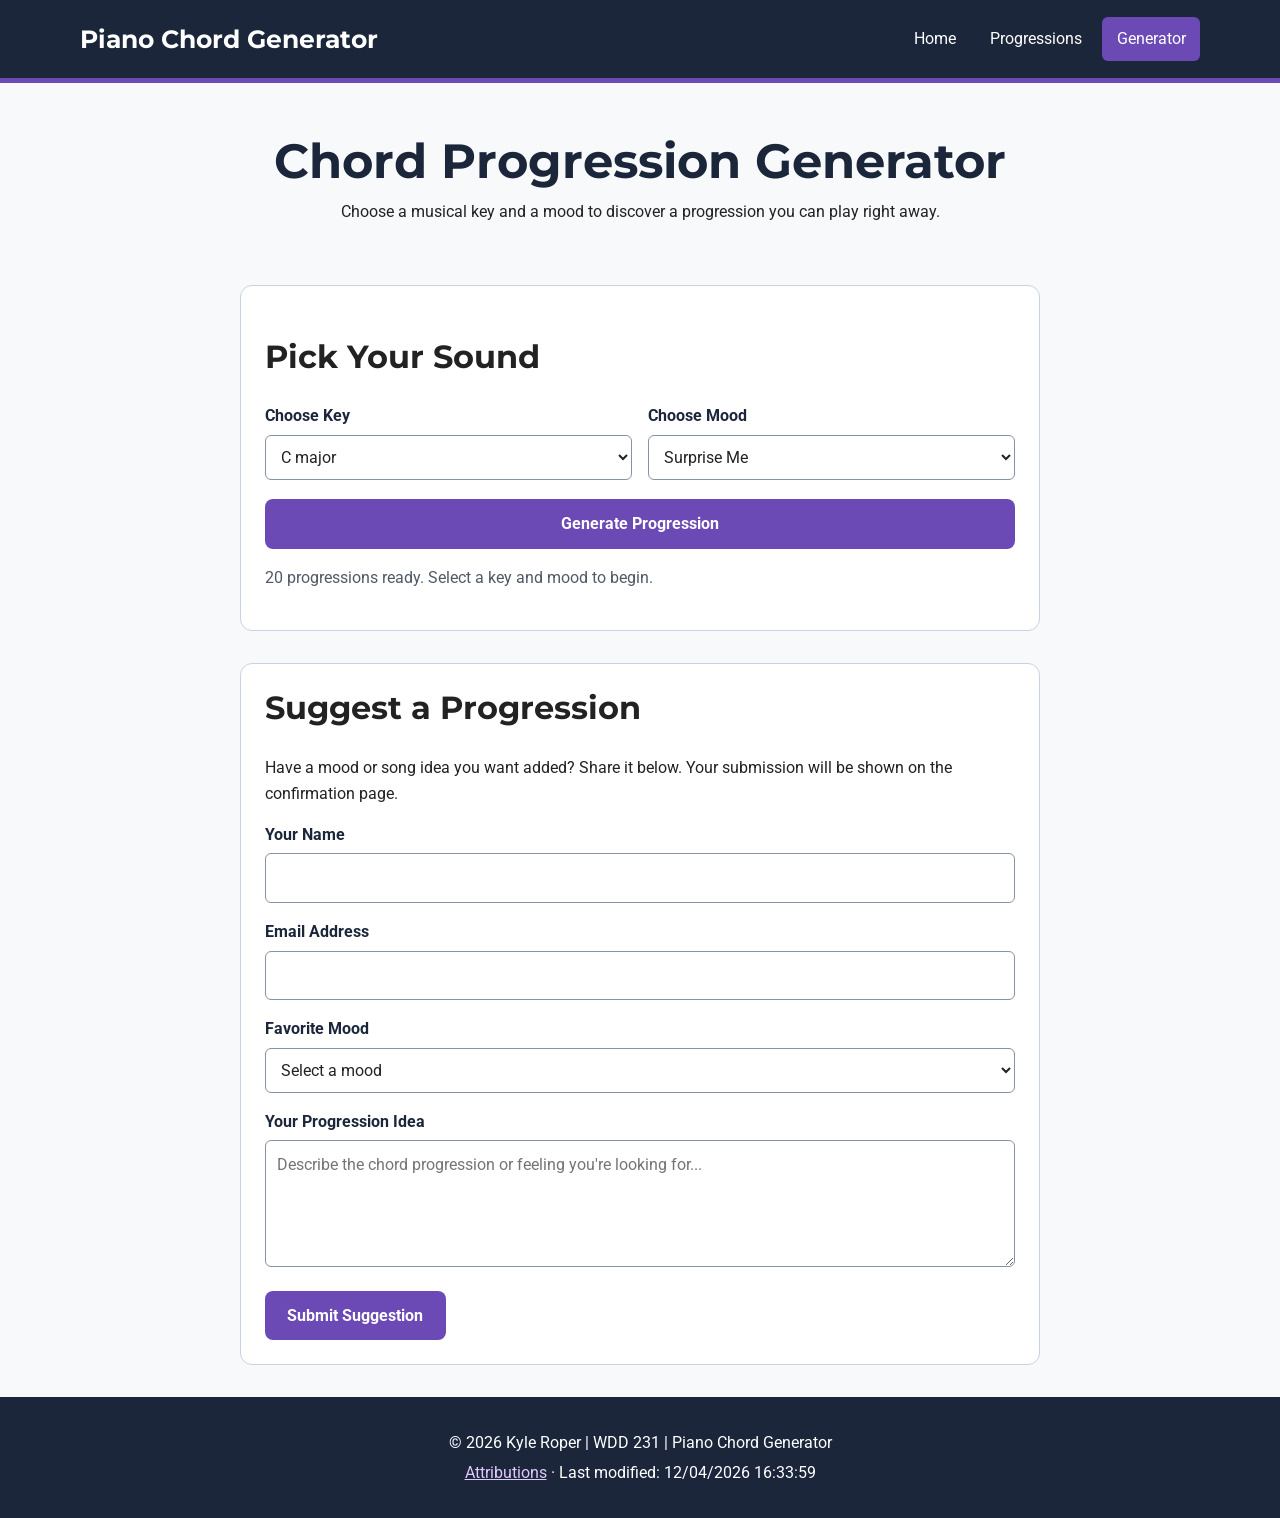
<file: final/generator.html>
<!DOCTYPE html>
<html lang="en">
<head>
    <meta charset="UTF-8">
    <meta name="viewport" content="width=device-width, initial-scale=1.0">

    <meta
        name="description"
        content="Generate piano chord progressions by key and mood, and suggest future progression ideas."
    >
    <meta name="author" content="Kyle Roper">

    <meta property="og:type" content="website">
    <meta property="og:title" content="Chord Progression Generator">
    <meta
        property="og:description"
        content="Generate piano chord progressions by key and mood."
    >
    <meta
        property="og:image"
        content="https://psyduck2002.github.io/wdd231/final/images/piano.svg"
    >
    <meta
        property="og:url"
        content="https://psyduck2002.github.io/wdd231/final/generator.html"
    >

    <title>Generator | Piano Chord Progression Generator</title>

    <link rel="icon" type="image/svg+xml" href="images/favicon.svg">

    <link rel="preconnect" href="https://fonts.googleapis.com">
    <link rel="preconnect" href="https://fonts.gstatic.com" crossorigin>
    <link
        href="https://fonts.googleapis.com/css2?family=Montserrat:wght@600;700&family=Roboto:wght@400;500;700&display=swap"
        rel="stylesheet"
    >

    <link rel="stylesheet" href="styles/site.css">
    <link rel="stylesheet" href="styles/larger.css">
    <script type="module" src="scripts/generator.js"></script>
</head>

<body>
    <header class="site-header">
        <div class="container header-inner">
            <a class="brand" href="index.html">Piano Chord Generator</a>

            <button
                class="menu-button"
                id="menu-button"
                type="button"
                aria-expanded="false"
                aria-controls="primary-navigation"
                aria-label="Toggle navigation"
            >☰</button>

            <nav
                class="site-nav"
                id="primary-navigation"
                aria-label="Main navigation"
            >
                <a href="index.html">Home</a>
                <a href="progressions.html">Progressions</a>
                <a href="generator.html">Generator</a>
            </nav>
        </div>
    </header>

    <main class="container">
        <section class="page-intro">
            <h1>Chord Progression Generator</h1>

            <p>
                Choose a musical key and a mood to discover
                a progression you can play right away.
            </p>
        </section>

        <section class="generator-panel" aria-labelledby="settings-title">
            <h2 id="settings-title">Pick Your Sound</h2>

            <form id="generator-form">
                <div class="form-grid">
                    <div>
                        <label for="generate-key">Choose Key</label>

                        <select
                            name="key"
                            id="generate-key"
                            required
                        ></select>
                    </div>

                    <div>
                        <label for="generate-mood">Choose Mood</label>

                        <select name="mood" id="generate-mood">
                            <option value="all">Surprise Me</option>
                            <option value="upbeat">Upbeat</option>
                            <option value="sad">Sad</option>
                            <option value="romantic">Romantic</option>
                            <option value="calm">Calm</option>
                            <option value="dramatic">Dramatic</option>
                        </select>
                    </div>
                </div>

                <button type="submit" class="button">
                    Generate Progression
                </button>
            </form>

            <p
                class="help-text"
                id="generator-message"
                role="status"
            >
                Loading progressions...
            </p>
        </section>

        <section
            id="generated-result"
            aria-labelledby="generated-title"
            hidden
        >
            <p class="eyebrow" id="generated-type"></p>

            <h2 id="generated-title"></h2>

            <div
                class="generated-chords"
                id="generated-chords"
            ></div>

            <p id="generated-description"></p>

            <p class="note">
                Each chord shows its name, scale degree, and
                three notes. Try four beats per chord.
            </p>
        </section>

        <section
            class="suggestion-panel"
            aria-labelledby="suggestion-heading"
        >
            <h2 id="suggestion-heading">Suggest a Progression</h2>

            <p>
                Have a mood or song idea you want added?
                Share it below. Your submission will be shown
                on the confirmation page.
            </p>

            <form action="thanks.html" method="get">
                <div>
                    <label for="visitor-name">Your Name</label>

                    <input
                        id="visitor-name"
                        name="name"
                        autocomplete="name"
                        required
                        minlength="2"
                        maxlength="80"
                    >
                </div>

                <div>
                    <label for="visitor-email">Email Address</label>

                    <input
                        type="email"
                        id="visitor-email"
                        name="email"
                        autocomplete="email"
                        required
                        maxlength="150"
                    >
                </div>

                <div>
                    <label for="visitor-mood">Favorite Mood</label>

                    <select
                        id="visitor-mood"
                        name="mood"
                        required
                    >
                        <option value="">Select a mood</option>
                        <option>Upbeat</option>
                        <option>Sad</option>
                        <option>Romantic</option>
                        <option>Calm</option>
                        <option>Dramatic</option>
                    </select>
                </div>

                <div>
                    <label for="visitor-idea">Your Progression Idea</label>

                    <textarea
                        id="visitor-idea"
                        name="idea"
                        rows="4"
                        minlength="10"
                        maxlength="600"
                        placeholder="Describe the chord progression or feeling you're looking for..."
                        required
                    ></textarea>
                </div>

                <button class="button" type="submit">
                    Submit Suggestion
                </button>
            </form>
        </section>
    </main>

    <footer class="site-footer">
        <div class="container">
            <p>
                &copy; <span id="year"></span> Kyle Roper |
                WDD 231 | Piano Chord Generator
            </p>

            <p>
                <a href="attributions.html">Attributions</a>
                &middot; Last modified:
                <span id="last-modified"></span>
            </p>
        </div>
    </footer>
</body>
</html>
</file>
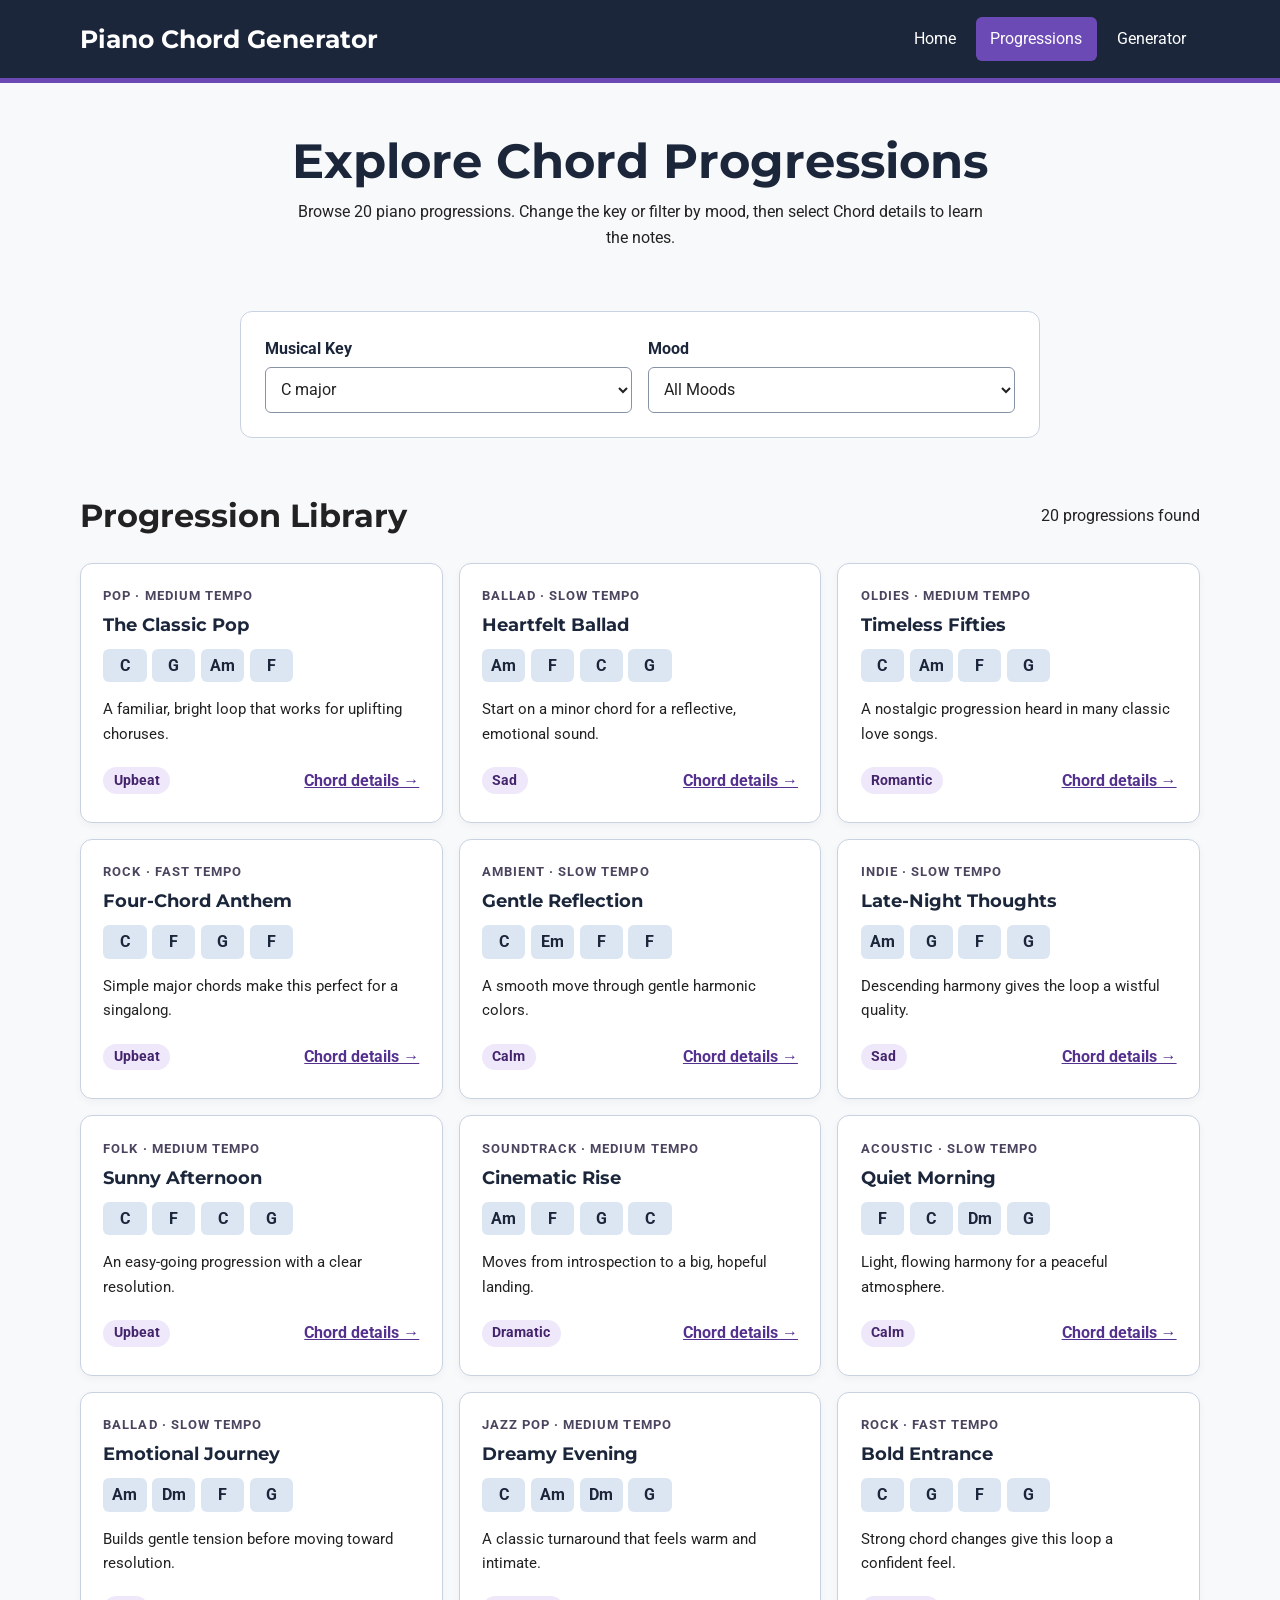
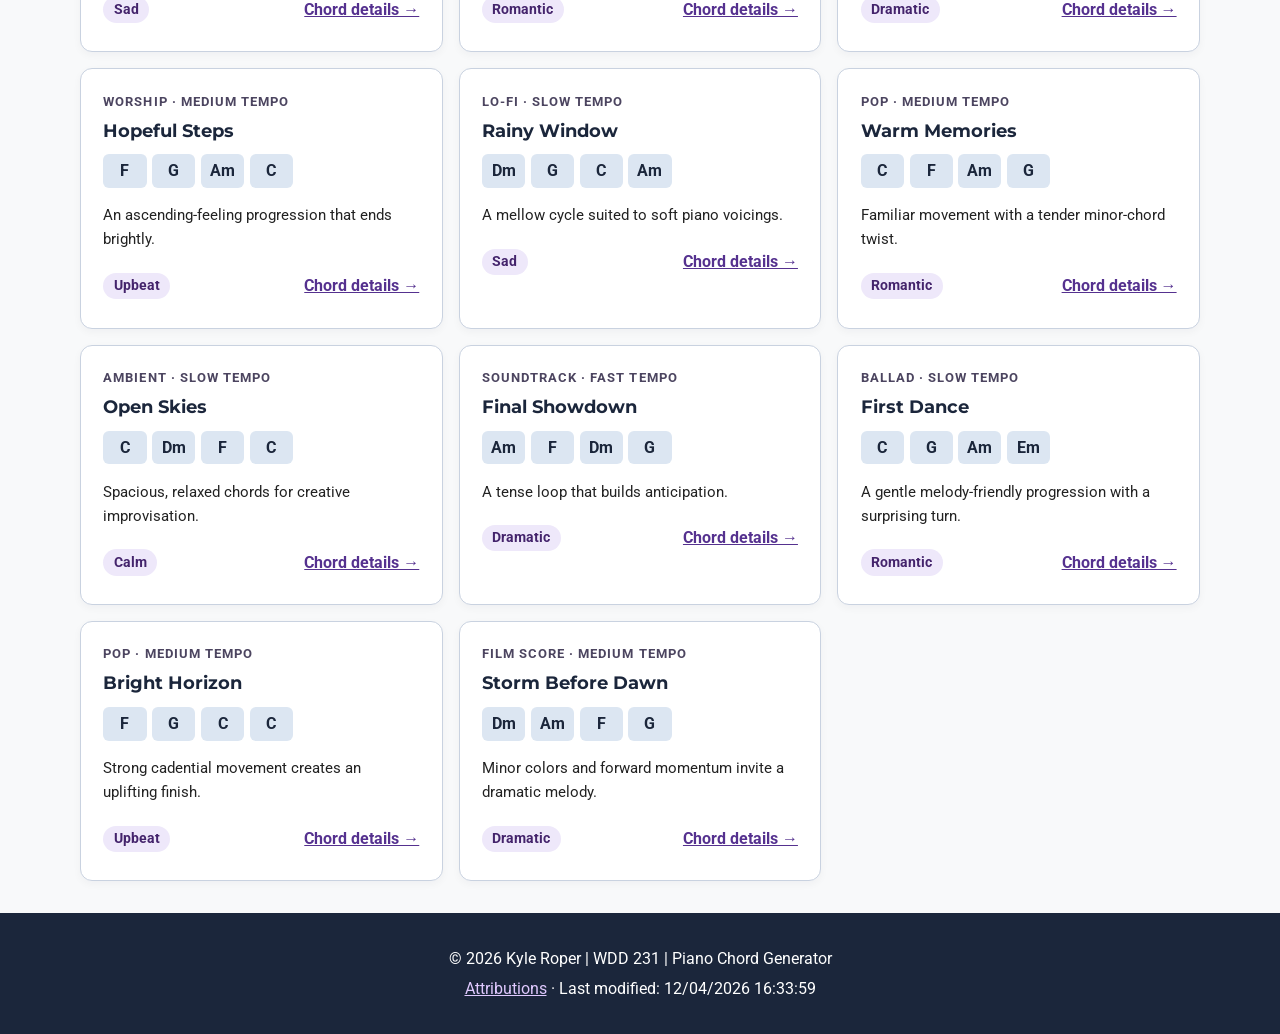
<file: final/progressions.html>
<!DOCTYPE html>
<html lang="en">
<head>
    <meta charset="UTF-8">
    <meta name="viewport" content="width=device-width, initial-scale=1.0">

    <meta
        name="description"
        content="Browse and filter 20 piano chord progressions by musical key and mood, with detailed chord notes. More on the way soon!"
    >
    <meta name="author" content="Kyle Roper">

    <meta property="og:type" content="website">
    <meta property="og:title" content="Piano Chord Progressions">
    <meta
        property="og:description"
        content="Browse piano chord progressions by key and mood."
    >
    <meta
        property="og:image"
        content="https://psyduck2002.github.io/wdd231/final/images/piano.svg"
    >
    <meta
        property="og:url"
        content="https://psyduck2002.github.io/wdd231/final/progressions.html"
    >

    <title>Progressions | Piano Chord Progression Generator</title>

    <link rel="icon" type="image/svg+xml" href="images/favicon.svg">

    <link rel="preconnect" href="https://fonts.googleapis.com">
    <link rel="preconnect" href="https://fonts.gstatic.com" crossorigin>
    <link
        href="https://fonts.googleapis.com/css2?family=Montserrat:wght@600;700&family=Roboto:wght@400;500;700&display=swap"
        rel="stylesheet"
    >

    <link rel="stylesheet" href="styles/site.css">
    <link rel="stylesheet" href="styles/larger.css">
    <script type="module" src="scripts/progressions.js"></script>
</head>

<body>
    <header class="site-header">
        <div class="container header-inner">
            <a class="brand" href="index.html">Piano Chord Generator</a>

            <button
                class="menu-button"
                id="menu-button"
                type="button"
                aria-expanded="false"
                aria-controls="primary-navigation"
                aria-label="Toggle navigation"
            >☰</button>

            <nav
                class="site-nav"
                id="primary-navigation"
                aria-label="Main navigation"
            >
                <a href="index.html">Home</a>
                <a href="progressions.html">Progressions</a>
                <a href="generator.html">Generator</a>
            </nav>
        </div>
    </header>

    <main class="container">
        <section class="page-intro">
            <h1>Explore Chord Progressions</h1>

            <p>
                Browse 20 piano progressions. Change the key or filter
                by mood, then select Chord details to learn the notes.
            </p>
        </section>

        <section class="filter-bar" aria-label="Progression filters">
            <div>
                <label for="key-filter">Musical Key</label>
                <select id="key-filter"></select>
            </div>

            <div>
                <label for="mood-filter">Mood</label>

                <select id="mood-filter">
                    <option value="all">All Moods</option>
                    <option value="upbeat">Upbeat</option>
                    <option value="sad">Sad</option>
                    <option value="romantic">Romantic</option>
                    <option value="calm">Calm</option>
                    <option value="dramatic">Dramatic</option>
                </select>
            </div>
        </section>

        <div class="results-head">
            <h2>Progression Library</h2>

            <p id="results-count" role="status">
                Loading progressions...
            </p>
        </div>

        <section
            id="progression-list"
            class="cards"
            aria-label="Available chord progressions"
        ></section>

        <dialog
            id="chord-dialog"
            class="dialog"
            aria-labelledby="dialog-title"
        >
            <button
                type="button"
                class="dialog-close"
                id="close-dialog"
                aria-label="Close chord details"
            >×</button>

            <h2 id="dialog-title"></h2>
            <p id="dialog-description"></p>

            <h3>Chords and Notes</h3>
            <ol id="dialog-chords"></ol>

            <p class="note">
                Chord spellings use a simple 12-note chromatic notation.
                Enharmonic names may differ from conventional notation.
            </p>
        </dialog>
    </main>

    <footer class="site-footer">
        <div class="container">
            <p>
                &copy; <span id="year"></span> Kyle Roper |
                WDD 231 | Piano Chord Generator
            </p>

            <p>
                <a href="attributions.html">Attributions</a>
                &middot; Last modified:
                <span id="last-modified"></span>
            </p>
        </div>
    </footer>
</body>
</html>
</file>
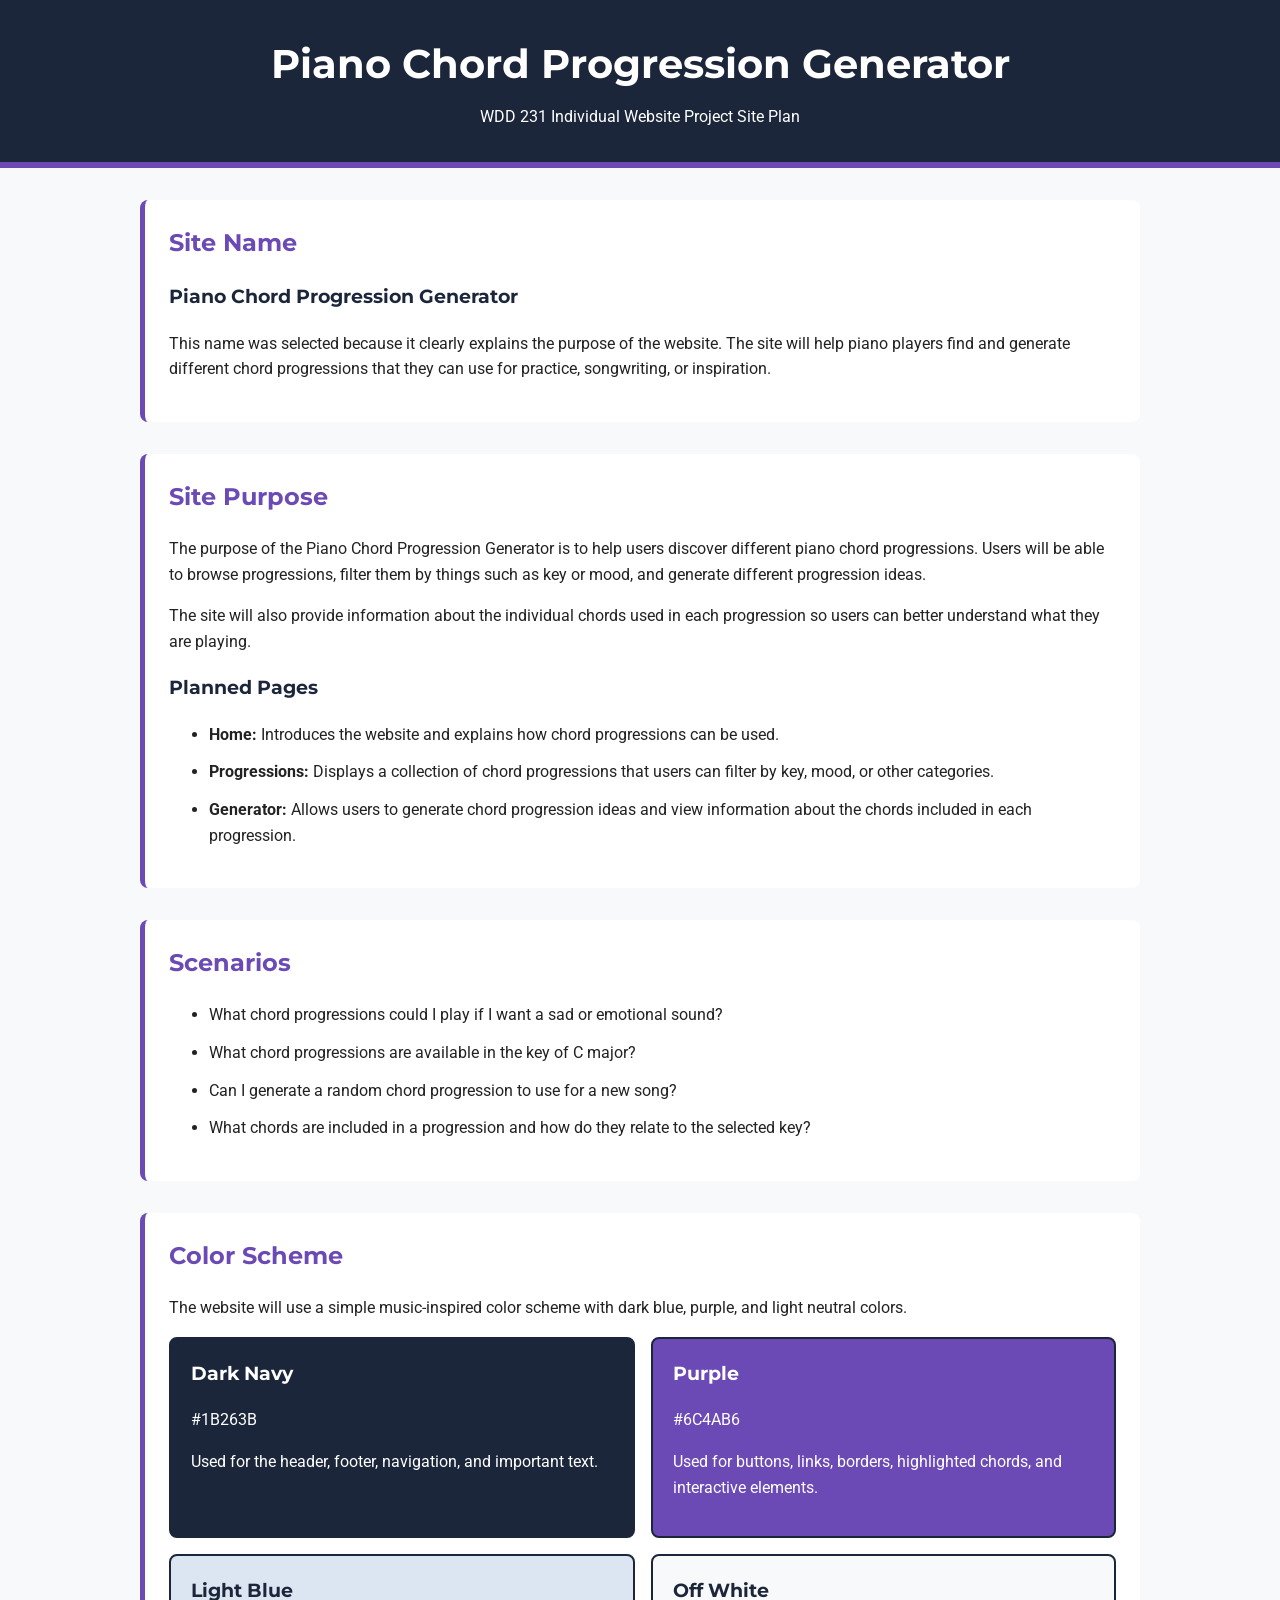
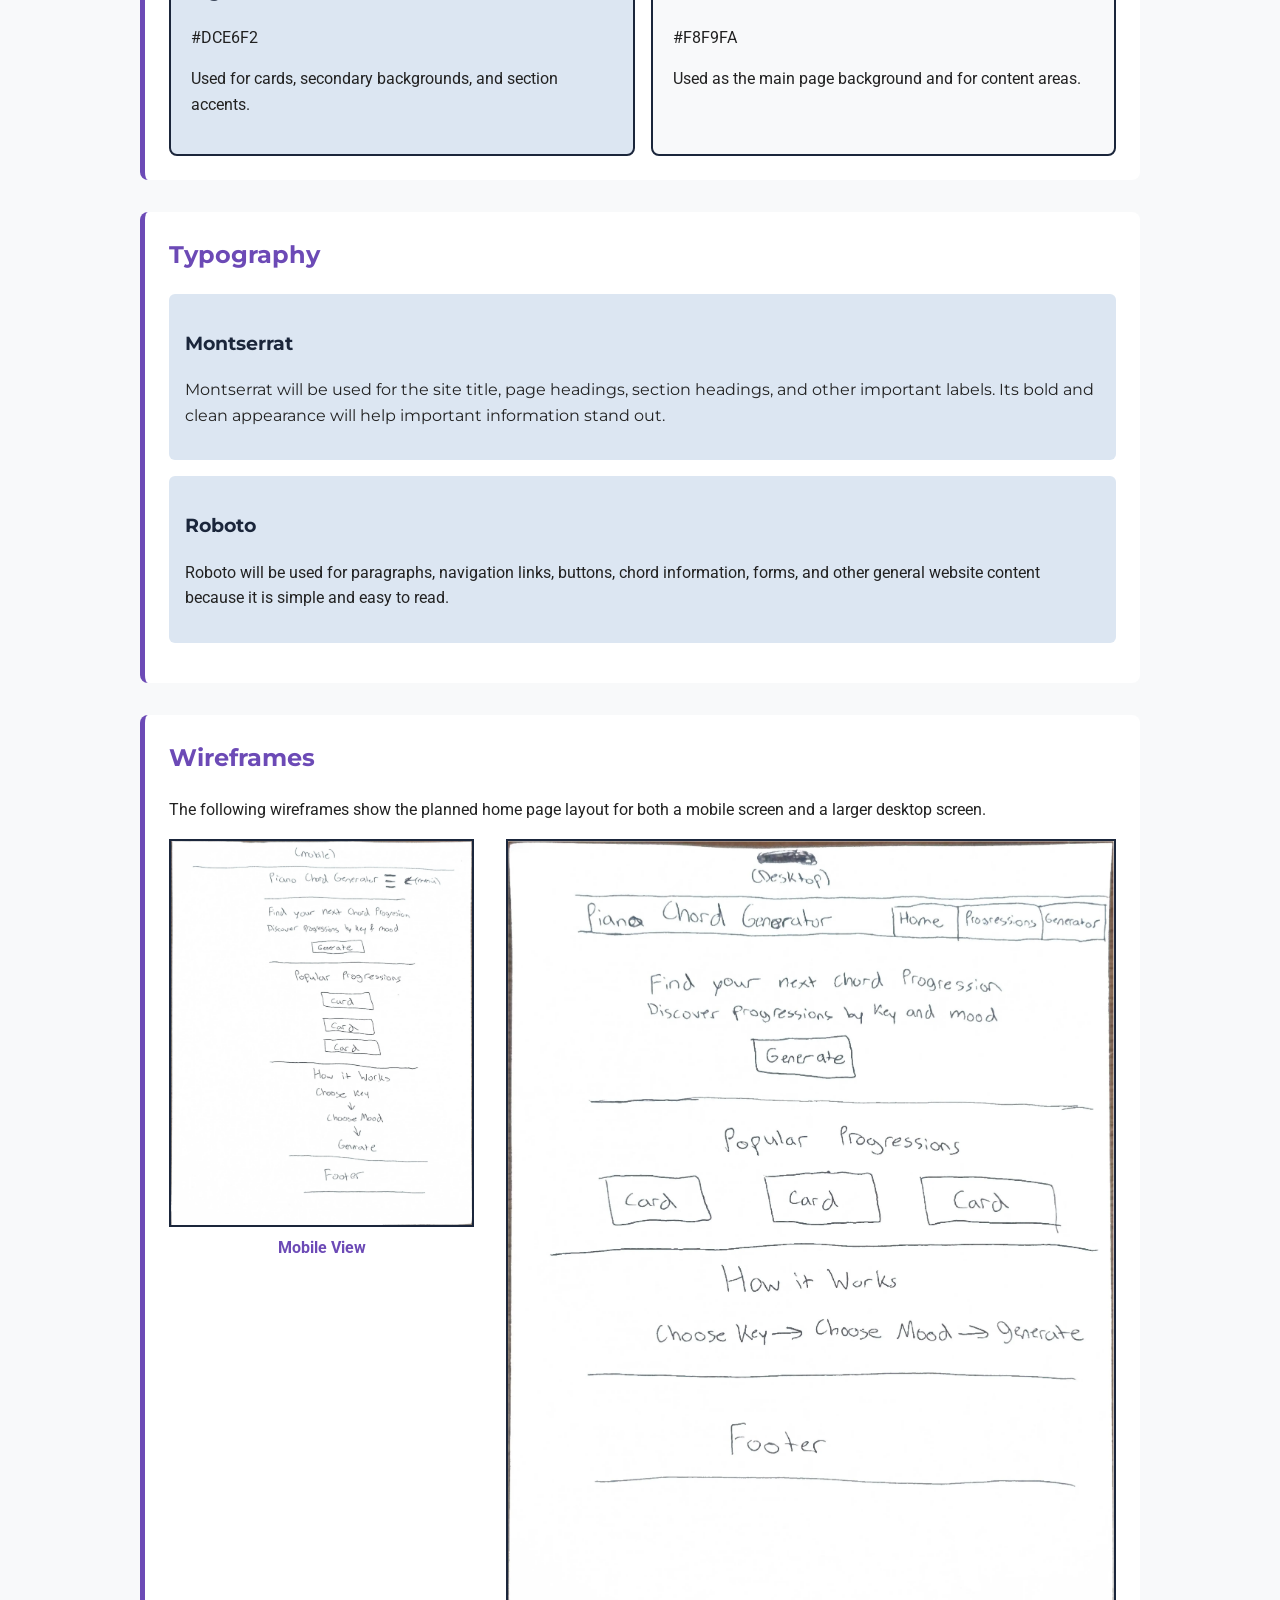
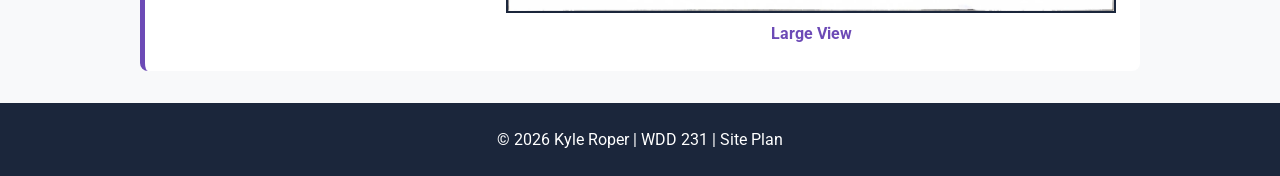
<file: final/siteplan.html>
<!DOCTYPE html>
<html lang="en">
<head>
    <meta charset="UTF-8">
    <meta name="viewport" content="width=device-width, initial-scale=1.0">

    <meta
        name="description"
        content="Site plan for a Piano Chord Progression Generator website."
    >
    <meta name="author" content="Kyle Roper">

    <title>Piano Chord Progression Generator | Site Plan</title>

    <link rel="preconnect" href="https://fonts.googleapis.com">
    <link rel="preconnect" href="https://fonts.gstatic.com" crossorigin>
    <link
        href="https://fonts.googleapis.com/css2?family=Montserrat:wght@600;700&family=Roboto:wght@400;500;700&display=swap"
        rel="stylesheet"
    >

    <link rel="stylesheet" href="styles/siteplan.css">
</head>

<body>
    <header>
        <h1>Piano Chord Progression Generator</h1>
        <p>WDD 231 Individual Website Project Site Plan</p>
    </header>

    <main>
        <section>
            <h2>Site Name</h2>

            <h3>Piano Chord Progression Generator</h3>

            <p>
                This name was selected because it clearly explains the purpose
                of the website. The site will help piano players find and
                generate different chord progressions that they can use for
                practice, songwriting, or inspiration.
            </p>
        </section>

        <section>
            <h2>Site Purpose</h2>

            <p>
                The purpose of the Piano Chord Progression Generator is to help
                users discover different piano chord progressions. Users will be
                able to browse progressions, filter them by things such as key
                or mood, and generate different progression ideas.
            </p>

            <p>
                The site will also provide information about the individual
                chords used in each progression so users can better understand
                what they are playing.
            </p>

            <h3>Planned Pages</h3>

            <ul>
                <li>
                    <strong>Home:</strong> Introduces the website and explains
                    how chord progressions can be used.
                </li>

                <li>
                    <strong>Progressions:</strong> Displays a collection of chord
                    progressions that users can filter by key, mood, or other
                    categories.
                </li>

                <li>
                    <strong>Generator:</strong> Allows users to generate chord
                    progression ideas and view information about the chords
                    included in each progression.
                </li>
            </ul>
        </section>

        <section>
            <h2>Scenarios</h2>

            <ul>
                <li>
                    What chord progressions could I play if I want a sad or
                    emotional sound?
                </li>

                <li>
                    What chord progressions are available in the key of C major?
                </li>

                <li>
                    Can I generate a random chord progression to use for a new
                    song?
                </li>

                <li>
                    What chords are included in a progression and how do they
                    relate to the selected key?
                </li>
            </ul>
        </section>

        <section>
            <h2>Color Scheme</h2>

            <p>
                The website will use a simple music-inspired color scheme with
                dark blue, purple, and light neutral colors.
            </p>

            <div class="color-grid">
                <article class="color-card navy">
                    <h3>Dark Navy</h3>
                    <p>#1B263B</p>
                    <p>
                        Used for the header, footer, navigation, and important
                        text.
                    </p>
                </article>

                <article class="color-card purple">
                    <h3>Purple</h3>
                    <p>#6C4AB6</p>
                    <p>
                        Used for buttons, links, borders, highlighted chords,
                        and interactive elements.
                    </p>
                </article>

                <article class="color-card light-blue">
                    <h3>Light Blue</h3>
                    <p>#DCE6F2</p>
                    <p>
                        Used for cards, secondary backgrounds, and section
                        accents.
                    </p>
                </article>

                <article class="color-card white">
                    <h3>Off White</h3>
                    <p>#F8F9FA</p>
                    <p>
                        Used as the main page background and for content areas.
                    </p>
                </article>
            </div>
        </section>

        <section>
            <h2>Typography</h2>

            <div class="font-example heading-example">
                <h3>Montserrat</h3>

                <p>
                    Montserrat will be used for the site title, page headings,
                    section headings, and other important labels. Its bold and
                    clean appearance will help important information stand out.
                </p>
            </div>

            <div class="font-example body-example">
                <h3>Roboto</h3>

                <p>
                    Roboto will be used for paragraphs, navigation links,
                    buttons, chord information, forms, and other general
                    website content because it is simple and easy to read.
                </p>
            </div>
        </section>

        <section>
            <h2>Wireframes</h2>

            <p>
                The following wireframes show the planned home page layout for
                both a mobile screen and a larger desktop screen.
            </p>

            <div class="wireframes">
                <figure>
                    <img
                        src="images/wireframe-mobile.webp"
                        alt="Mobile wireframe for the Piano Chord Progression Generator home page"
                        loading="lazy"
                    >
                    <figcaption>Mobile View</figcaption>
                </figure>

                <figure>
                    <img
                        src="images/wireframe-wide.webp"
                        alt="Desktop wireframe for the Piano Chord Progression Generator home page"
                        loading="lazy"
                    >
                    <figcaption>Large View</figcaption>
                </figure>
            </div>
        </section>
    </main>

    <footer>
        <p>&copy; 2026 Kyle Roper | WDD 231 | Site Plan</p>
    </footer>
</body>
</html>
</file>
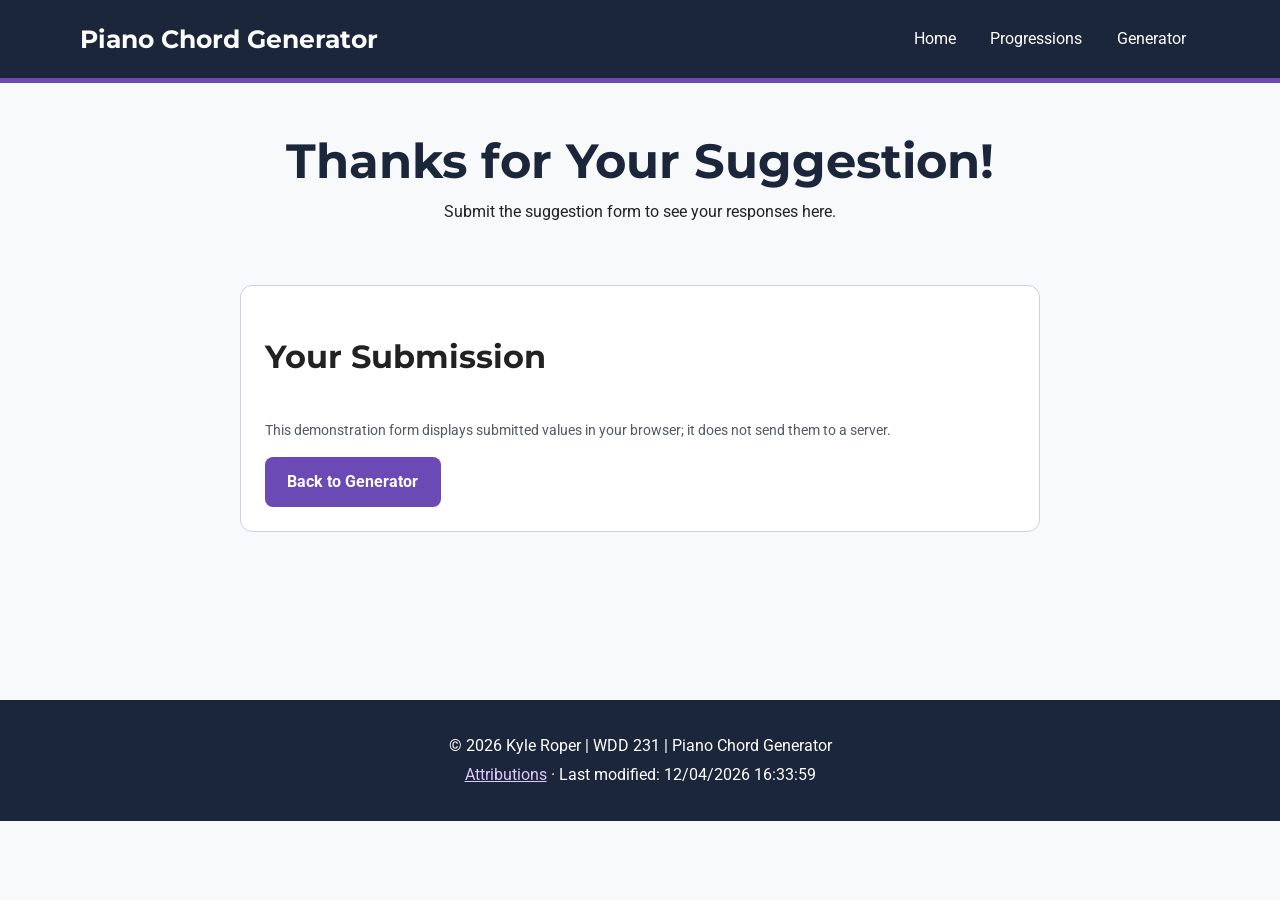
<file: final/thanks.html>
<!DOCTYPE html>
<html lang="en">
<head>
    <meta charset="UTF-8">
    <meta name="viewport" content="width=device-width, initial-scale=1.0">

    <meta
        name="description"
        content="Review your submitted piano chord progression suggestion."
    >
    <meta name="author" content="Kyle Roper">

    <meta property="og:type" content="website">
    <meta property="og:title" content="Thanks | Piano Chord Generator">
    <meta
        property="og:description"
        content="Review your submitted piano chord progression suggestion."
    >
    <meta
        property="og:image"
        content="https://psyduck2002.github.io/wdd231/final/images/piano.svg"
    >
    <meta
        property="og:url"
        content="https://psyduck2002.github.io/wdd231/final/thanks.html"
    >

    <title>Thanks | Piano Chord Progression Generator</title>

    <link rel="icon" type="image/svg+xml" href="images/favicon.svg">

    <link rel="preconnect" href="https://fonts.googleapis.com">
    <link rel="preconnect" href="https://fonts.gstatic.com" crossorigin>
    <link
        href="https://fonts.googleapis.com/css2?family=Montserrat:wght@600;700&family=Roboto:wght@400;500;700&display=swap"
        rel="stylesheet"
    >

    <link rel="stylesheet" href="styles/site.css">
    <link rel="stylesheet" href="styles/larger.css">
    <script type="module" src="scripts/thanks.js"></script>
</head>

<body>
    <header class="site-header">
        <div class="container header-inner">
            <a class="brand" href="index.html">Piano Chord Generator</a>

            <button
                class="menu-button"
                id="menu-button"
                type="button"
                aria-expanded="false"
                aria-controls="primary-navigation"
                aria-label="Toggle navigation"
            >☰</button>

            <nav
                class="site-nav"
                id="primary-navigation"
                aria-label="Main navigation"
            >
                <a href="index.html">Home</a>
                <a href="progressions.html">Progressions</a>
                <a href="generator.html">Generator</a>
            </nav>
        </div>
    </header>

    <main class="container">
        <section class="page-intro">
            <h1>Thanks for Your Suggestion!</h1>

            <p id="thanks-intro">
                Your form was submitted. Here is a summary
                of what you entered:
            </p>
        </section>

        <section class="generator-panel">
            <h2>Your Submission</h2>

            <dl
                class="submitted-values"
                id="submitted-values"
            ></dl>

            <p class="note">
                This demonstration form displays submitted values
                in your browser; it does not send them to a server.
            </p>

            <a class="button" href="generator.html">
                Back to Generator
            </a>
        </section>
    </main>

    <footer class="site-footer">
        <div class="container">
            <p>
                &copy; <span id="year"></span> Kyle Roper |
                WDD 231 | Piano Chord Generator
            </p>

            <p>
                <a href="attributions.html">Attributions</a>
                &middot; Last modified:
                <span id="last-modified"></span>
            </p>
        </div>
    </footer>
</body>
</html>
</file>
<file: styles/small.css>
* {
    box-sizing: border-box;
}

:root {
    --primary: #352055;
    --primary-dark: #171126;
    --secondary: #563a76;
    --accent: #f8b93e;
    --background: #f4f1f8;
    --card: #ffffff;
    --text: #24202a;
    --completed: #d9c5ed;
}

body {
    margin: 0;
    font-family: "Roboto", sans-serif;
    background-color: var(--background);
    color: var(--text);
}

/* ---------- HEADER ---------- */

header {
    background-color: var(--card);
}

.header-content {
    display: flex;
    align-items: center;
    gap: 0.75rem;
    padding: 0.75rem 1rem;
}

.header-content img {
    width: 50px;
    height: 50px;
}

.header-content span {
    font-size: 1.4rem;
    font-weight: 700;
    color: var(--primary-dark);
}

/* ---------- HAMBURGER ---------- */

#menu-button {
    margin-left: auto;
    border: none;
    background-color: var(--primary);
    color: white;
    border-radius: 5px;
    width: 45px;
    height: 45px;
    font-size: 1.5rem;
    cursor: pointer;
}

#menu-button::before {
    content: "☰";
}

#menu-button.open::before {
    content: "✕";
}

/* ---------- NAVIGATION ---------- */

nav {
    display: none;
    background-color: var(--primary-dark);
}

nav.open {
    display: block;
}

nav ul {
    list-style: none;
    margin: 0;
    padding: 0;
}

nav a {
    display: block;
    padding: 1rem;
    color: white;
    text-decoration: none;
    font-weight: 700;
    border-top: 1px solid var(--secondary);
}

nav a:hover {
    background-color: var(--secondary);
}

nav a.active {
    background-color: var(--accent);
    color: var(--primary-dark);
}

/* ---------- MAIN ---------- */

main {
    width: min(95%, 1100px);
    margin: 0 auto;
    padding: 1rem 0;
}

h1 {
    margin: 0.5rem 0 1rem;
    color: var(--primary-dark);
    font-size: 2rem;
}

/* ---------- SECTIONS ---------- */

section {
    background-color: var(--card);
    margin-bottom: 1.25rem;
    border-radius: 8px;
    overflow: hidden;
    box-shadow: 0 3px 10px rgb(0 0 0 / 12%);
}

section h2 {
    margin: 0;
    padding: 0.65rem;
    background-color: var(--primary);
    color: white;
    text-align: center;
    font-size: 1.1rem;
}

.section-content {
    padding: 1rem;
}

.section-content p {
    line-height: 1.5;
    margin: 0;
}

/* ---------- PHOTO ---------- */

.photo-container {
    display: flex;
    justify-content: center;
    align-items: center;
}

.photo-placeholder {
    width: 75%;
    max-width: 250px;
}

.photo-placeholder img {
    display: block;
    width: 100%;
    height: auto;
    border-radius: 8px;
}

/* ---------- COURSE FILTER ---------- */

.courses-section {
    padding-bottom: 1rem;
}

.course-buttons {
    display: grid;
    grid-template-columns: repeat(3, 1fr);
    gap: 0.5rem;
    margin: 1rem;
}

.filter-button {
    padding: 0.7rem;
    border: 2px solid var(--primary);
    border-radius: 6px;
    background-color: white;
    color: var(--primary);
    font-family: inherit;
    font-weight: 700;
    cursor: pointer;
}

.filter-button:hover {
    background-color: #eee7f5;
}

.filter-button.active-filter {
    background-color: var(--primary);
    color: white;
}

/* ---------- COURSES ---------- */

#course-cards {
    display: grid;
    grid-template-columns: 1fr;
    gap: 0.5rem;
    padding: 0 1rem;
}

.course-card {
    background-color: #eeeeee;
    border: 1px solid #aaa;
    border-radius: 4px;
    text-align: center;
    padding: 0.55rem;
}

.course-card h3 {
    margin: 0;
    font-size: 0.95rem;
}

.course-card.completed {
    background-color: var(--completed);
    border-color: var(--secondary);
    color: var(--primary-dark);
}

#total-credits {
    text-align: center;
    margin: 0.9rem 1rem 0;
    font-weight: 700;
}

/* ---------- FOOTER ---------- */

footer {
    margin-top: 1rem;
    padding: 1rem;
    background-color: var(--primary-dark);
    color: white;
    text-align: center;
}

.social-links {
    display: flex;
    justify-content: center;
    gap: 1rem;
    margin-bottom: 0.75rem;
}

.social-links img {
    width: 40px;
    height: 40px;
}

footer p {
    margin: 0.35rem;
    font-size: 0.9rem;
}

.facebook-link img {
    width: 48px;
    height: 48px;
}
</file>
<file: styles/larger.css>
@media screen and (min-width: 700px) {

    /* Hide hamburger completely */
    #menu-button {
        display: none;
    }

    /* Always show navigation on large screens */
    nav,
    nav.open {
        display: block;
    }

    nav ul {
        display: flex;
    }

    nav li {
        flex: 1;
    }

    nav a {
        text-align: center;
        border-top: none;
        padding: 0.8rem 1rem;
    }

    /* Main desktop layout */
    main {
        display: grid;
        grid-template-columns: 2fr 1fr;
        gap: 1rem;
    }

    h1 {
        grid-column: 1 / -1;
        margin-bottom: 0;
    }

    /* SIDE BY SIDE */
    .about-section {
        grid-column: 1 / 2;
        margin-bottom: 0;
    }

    .photo-section {
        grid-column: 2 / 3;
        margin-bottom: 0;
    }

    .about-section .section-content,
    .photo-section .section-content {
        min-height: 250px;
    }

    /* Courses below both */
    .courses-section {
        grid-column: 1 / -1;
    }

    #course-cards {
        grid-template-columns: repeat(3, 1fr);
    }
}
</file>
<file: chamber/styles/small.css>
:root {
    --primary-color: #17324d;
    --secondary-color: #c49a5a;
    --background-color: #f4f4f4;
    --card-color: #ffffff;
    --text-color: #222222;
}

body {
    font-family: "Roboto", sans-serif;
    background-color: var(--background-color);
    color: var(--text-color);
}

header {
    background-color: var(--primary-color);
    color: white;
    padding: 1rem;
    position: relative;
}

.brand {
    display: flex;
    align-items: center;
    gap: 0.75rem;
}

.brand a {
    text-decoration: none;
}

.logo {
    display: flex;
    align-items: center;
    justify-content: center;

    width: 50px;
    height: 50px;

    background-color: var(--secondary-color);
    color: var(--primary-color);

    font-size: 1.2rem;
    font-weight: bold;

    border-radius: 50%;
}

.site-name,
.site-subtitle {
    margin: 0;
}

.site-name {
    font-size: 1.3rem;
    font-weight: bold;
}

.site-subtitle {
    font-size: 0.9rem;
}

#menu {
    position: absolute;
    top: 1.3rem;
    right: 1rem;

    background: none;
    border: none;
    color: white;

    font-size: 2rem;
    cursor: pointer;
}

#menu::before {
    content: "☰";
}

#menu.open::before {
    content: "✕";
}

nav {
    display: none;
    flex-direction: column;
    margin-top: 1rem;
}

nav.open {
    display: flex;
}

nav a {
    color: white;
    text-decoration: none;
    padding: 0.75rem;
    text-align: center;
}

nav a:hover,
nav a.active {
    background-color: var(--secondary-color);
    color: var(--primary-color);
}

main {
    width: 92%;
    max-width: 1100px;
    margin: 1.5rem auto;
}

h1 {
    color: var(--primary-color);
}

.view-buttons {
    display: flex;
    justify-content: center;
    gap: 1rem;
    margin: 1.5rem 0;
}

.view-buttons button {
    padding: 0.6rem 1.5rem;
    border: 1px solid var(--primary-color);
    background-color: white;
    cursor: pointer;
}

.view-buttons button:hover,
.view-buttons button.selected {
    background-color: var(--primary-color);
    color: white;
}

#members.grid {
    display: grid;
    grid-template-columns: 1fr;
    gap: 1rem;
}

.member-card {
    background-color: var(--card-color);
    border-radius: 8px;
    overflow: hidden;

    box-shadow: 0 2px 8px rgb(0 0 0 / 15%);
}

.grid .member-card img {
    width: 100%;
    height: 180px;
    object-fit: cover;
}

.member-info {
    padding: 1rem;
}

.member-info h2 {
    color: var(--primary-color);
    margin-top: 0;
    margin-bottom: 0.25rem;
}

.member-info p {
    margin: 0.5rem 0;
}

.membership {
    color: #66501c;
    font-weight: bold;
    margin-top: 1rem;
}

.member-info a {
    display: inline-block;
    margin-top: 0.5rem;

    color: var(--primary-color);
    font-weight: bold;
}

#members.list {
    display: flex;
    flex-direction: column;
}

.list .member-card {
    border-radius: 0;
    box-shadow: none;
    display: block;
    padding: 0;
}

.list .member-card:nth-child(even) {
    background-color: #e2e2e2;
}

.list .member-card img {
    display: none;
}

.list .member-info {
    padding: 1rem;
}

footer {
    background-color: var(--primary-color);
    color: white;

    padding: 1.5rem;

    display: flex;
    flex-direction: column;
    gap: 1.5rem;
}

footer p {
    margin: 0.3rem 0;
}

.socials {
    display: flex;
    gap: 1rem;
}

.socials a {
    color: white;
    text-decoration: none;
    font-weight: bold;
}

/* =========================
   HOME PAGE
========================= */

.home-main {
    max-width: 1200px;
    margin: 0 auto;
}

.hero {
    position: relative;
    width: 100%;
}

.hero img {
    display: block;
    width: 100%;
    height: 300px;
    object-fit: cover;
}

.hero-content {
    position: absolute;
    bottom: 1rem;
    left: 1rem;
    right: 1rem;

    background-color: rgba(0, 0, 0, 0.72);
    color: white;

    padding: 1.25rem;
    border-radius: 6px;
}

.hero-content h1 {
    color: white;
    margin: 0 0 0.5rem;
}

.hero-content p {
    margin: 0 0 1rem;
    font-size: 1.05rem;
}

.join-button {
    display: inline-block;

    background-color: #ffffff;
    color: #222222;

    padding: 0.75rem 1.25rem;

    text-decoration: none;
    font-weight: 700;

    border-radius: 5px;
}

.join-button:hover {
    background-color: #dddddd;
}

.home-info {
    display: grid;
    grid-template-columns: 1fr;

    gap: 1rem;
    padding: 1rem;
}

.events,
.weather {
    border: 1px solid #cccccc;
    border-radius: 8px;
    padding: 1rem;
}

.events h2,
.weather h2,
.spotlight-section h2 {
    margin-top: 0;
}

.event {
    margin-bottom: 1.5rem;
}

.event:last-child {
    margin-bottom: 0;
}

.event h3 {
    margin-bottom: 0.25rem;
}

.event p {
    margin: 0.4rem 0;
}

.forecast {
    display: grid;
    grid-template-columns: 1fr;
    gap: 0.5rem;
}

.forecast-day {
    padding: 0.75rem;

    text-align: center;

    border: 1px solid #cccccc;
    border-radius: 6px;
}

.forecast-day p {
    margin: 0.25rem;
}

.spotlight-section {
    padding: 1rem;
}

.spotlights {
    display: grid;
    grid-template-columns: 1fr;
    gap: 1rem;
}

.spotlight-card {
    border: 1px solid #cccccc;
    border-radius: 8px;

    padding: 1rem;

    text-align: center;
}

.spotlight-card h3 {
    margin-top: 0;
}

.spotlight-card img {
    width: 120px;
    height: 120px;

    object-fit: contain;

    margin: 0.5rem auto;
}

.spotlight-card p {
    margin: 0.5rem 0;
}

.spotlight-card a {
    font-weight: 700;
}

/* =========================
   JOIN PAGE
========================= */

.join-layout {
    display: grid;
    grid-template-columns: 1fr;
    gap: 2rem;
}

.application-section,
.membership-section {
    background-color: var(--card-color);
    padding: 1.5rem;
    border-radius: 8px;
    box-shadow: 0 2px 8px rgb(0 0 0 / 15%);
}

.application-section h2,
.membership-section h2 {
    color: var(--primary-color);
    margin-top: 0;
}

.join-form {
    display: flex;
    flex-direction: column;
    gap: 1rem;
}

.join-form label {
    display: flex;
    flex-direction: column;
    gap: 0.4rem;
    font-weight: 500;
}

.join-form input,
.join-form select,
.join-form textarea {
    padding: 0.75rem;
    border: 1px solid #777777;
    border-radius: 5px;
    font: inherit;
}

.join-form textarea {
    resize: vertical;
}

.join-form input:focus,
.join-form select:focus,
.join-form textarea:focus {
    outline: 2px solid var(--secondary-color);
    outline-offset: 2px;
}

.join-form button {
    padding: 0.9rem;

    background-color: var(--primary-color);
    color: white;

    border: none;
    border-radius: 5px;

    font-weight: 700;
    cursor: pointer;
}

.join-form button:hover {
    background-color: #244b70;
}

.membership-cards {
    display: grid;
    grid-template-columns: 1fr;
    gap: 1rem;
}

.membership-card {
    background-color: #ffffff;

    border: 1px solid #cccccc;
    border-radius: 8px;

    padding: 1.25rem;
    text-align: center;

    opacity: 0;
    transform: translateY(20px);

    animation: membershipEntrance 0.7s ease forwards;
}

.membership-card:nth-child(2) {
    animation-delay: 0.2s;
}

.membership-card:nth-child(3) {
    animation-delay: 0.4s;
}

.membership-card:nth-child(4) {
    animation-delay: 0.6s;
}

@keyframes membershipEntrance {
    from {
        opacity: 0;
        transform: translateY(20px);
    }

    to {
        opacity: 1;
        transform: translateY(0);
    }
}

.membership-card h3 {
    color: var(--primary-color);
    margin-top: 0;
}

.membership-card button {
    padding: 0.65rem 1rem;

    background-color: var(--secondary-color);
    color: var(--primary-color);

    border: none;
    border-radius: 5px;

    font-weight: 700;
    cursor: pointer;
}

.membership-card button:hover {
    background-color: #d8b778;
}

dialog {
    max-width: 500px;
    width: 85%;

    border: none;
    border-radius: 8px;

    padding: 1.5rem;

    box-shadow: 0 5px 20px rgb(0 0 0 / 30%);
}

dialog::backdrop {
    background-color: rgb(0 0 0 / 60%);
}

dialog h2 {
    color: var(--primary-color);
    margin-top: 0;
}

dialog li {
    margin-bottom: 0.5rem;
}

.close-modal {
    padding: 0.6rem 1rem;

    background-color: var(--primary-color);
    color: white;

    border: none;
    border-radius: 5px;

    cursor: pointer;
}

/* =========================
   THANK YOU PAGE
========================= */

.thankyou-card {
    max-width: 700px;
    margin: 2rem auto;

    background-color: var(--card-color);

    padding: 2rem;

    border-radius: 8px;

    box-shadow: 0 2px 8px rgb(0 0 0 / 15%);
}

.thankyou-card h1,
.thankyou-card h2 {
    color: var(--primary-color);
}

#application-details {
    margin: 1.5rem 0;
    padding: 1rem;

    background-color: #eeeeee;

    border-radius: 6px;
}

#application-details p {
    margin: 0.7rem 0;
}

/* =========================
   DISCOVER PAGE
========================= */

.discover-main {
    max-width: 1200px;
}

.discover-intro {
    margin-bottom: 1rem;
}

.visit-message {
    margin-bottom: 1.5rem;
    padding: 1rem;

    background-color: #ffffff;

    border-left: 5px solid var(--secondary-color);
    border-radius: 6px;

    box-shadow: 0 2px 8px rgb(0 0 0 / 12%);

    font-weight: 500;
}

.discover-cards {
    display: grid;
    grid-template-columns: 1fr;
    gap: 1.25rem;
}

.discover-card {
    display: grid;

    grid-template-areas:
        "title"
        "image"
        "description"
        "address"
        "button";

    background-color: var(--card-color);

    border: 1px solid #cccccc;
    border-radius: 8px;

    overflow: hidden;

    box-shadow: 0 2px 8px rgb(0 0 0 / 12%);
}

.discover-card h2 {
    grid-area: title;

    color: var(--primary-color);

    margin: 0;
    padding: 1rem;
}

.discover-card figure {
    grid-area: image;

    margin: 0;
}

.discover-card img {
    display: block;

    width: 100%;
    height: 200px;

    object-fit: cover;
}

.place-description {
    grid-area: description;

    margin: 0;
    padding: 1rem;
}

.discover-card address {
    grid-area: address;

    padding: 0 1rem 1rem;

    font-style: italic;
}

.learn-more {
    grid-area: button;

    margin: 0 1rem 1rem;
    padding: 0.8rem;

    background-color: var(--primary-color);
    color: white;

    border: none;
    border-radius: 5px;

    font: inherit;
    font-weight: 700;

    cursor: pointer;
}

.learn-more:hover,
.learn-more:focus {
    background-color: #244b70;
}
</file>
<file: chamber/styles/larger.css>
@media screen and (min-width: 700px) {
    header {
        display: flex;
        align-items: center;
        justify-content: space-between;
    }

    #menu {
        display: none;
    }

    nav {
        display: flex;
        flex-direction: row;
        margin: 0;
    }

    nav a {
        padding: 1rem;
    }

    #members.grid {
        grid-template-columns: repeat(2, 1fr);
    }

    .list .member-info {
        display: grid;
        grid-template-columns: 2fr 2fr 1.5fr 1fr;
        align-items: center;
        gap: 1rem;
    }

    .list .membership {
        display: none;
    }

    footer {
        flex-direction: row;
        justify-content: space-between;
        align-items: center;
    }

    /* =========================
       HOME PAGE
    ========================= */

    .home-info {
        grid-template-columns: 2fr 1fr;
    }

    .hero img {
        height: 450px;
    }

    .hero-content {
        max-width: 500px;
        left: 3rem;
        right: auto;
        bottom: 3rem;
    }

    .hero-content h1 {
        font-size: 2rem;
    }

    .forecast {
        grid-template-columns: repeat(3, 1fr);
    }

    .spotlights {
        grid-template-columns: repeat(3, 1fr);
    }

    /* =========================
       JOIN PAGE
    ========================= */

    .join-layout {
        grid-template-columns: 2fr 1fr;
        align-items: start;
    }
}

@media screen and (min-width: 1000px) {
    #members.grid {
        grid-template-columns: repeat(3, 1fr);
    }

    main {
        min-height: 600px;
    }
}

/* =========================
   DISCOVER PAGE - MEDIUM
   641px - 1024px
========================= */

@media screen and (min-width: 641px) {
    .discover-card {
        grid-template-columns: minmax(220px, 300px) 1fr;

        grid-template-areas:
            "title title"
            "image description"
            "image address"
            "button button";
    }

    .discover-card h2 {
        padding-bottom: 0.75rem;
    }

    .discover-card figure {
        margin-left: 1rem;
        margin-bottom: 1rem;

        overflow: hidden;
        border-radius: 5px;
    }

    .discover-card img {
        width: 100%;
        height: 200px;

        transition:
            transform 0.3s ease,
            filter 0.3s ease;
    }

    .discover-card img:hover {
        transform: scale(1.05);
        filter: brightness(1.1);
    }

    .place-description {
        align-self: start;

        padding-top: 0;
        padding-bottom: 0.5rem;
    }

    .discover-card address {
        align-self: start;

        padding-bottom: 1rem;
    }

    .learn-more {
        margin-top: 0;
    }
}


/* =========================
   DISCOVER PAGE - LARGE
   1025px AND ABOVE
========================= */

@media screen and (min-width: 1025px) {
    .discover-cards {
        grid-template-columns: repeat(2, 1fr);
    }

    .discover-card {
        grid-template-columns: minmax(200px, 230px) 1fr;

        grid-template-areas:
            "title title"
            "image description"
            "image address"
            "button button";
    }
}
</file>
<file: final/styles/site.css>
:root {
    --navy: #1b263b;
    --purple: #6c4ab6;
    --light-blue: #dce6f2;
    --off-white: #f8f9fa;
    --white: #ffffff;
    --text: #222222;
    --radius: 12px;
}

* {
    box-sizing: border-box;
}

html {
    scroll-behavior: smooth;
}

body {
    margin: 0;
    background: var(--off-white);
    color: var(--text);
    font-family: "Roboto", Arial, sans-serif;
    font-size: 1rem;
    line-height: 1.6;
}

h1,
h2,
h3,
.brand {
    font-family: "Montserrat", Arial, sans-serif;
    line-height: 1.25;
}

h1 {
    font-size: clamp(1.9rem, 5vw, 3rem);
}

h2 {
    font-size: clamp(1.5rem, 3vw, 2rem);
}

h3 {
    font-size: 1.15rem;
}

a {
    color: var(--purple);
}

a:hover {
    text-decoration-thickness: 2px;
}

button,
input,
select,
textarea {
    font: inherit;
}

button {
    cursor: pointer;
}

button:disabled {
    opacity: 0.6;
    cursor: not-allowed;
}

:focus-visible {
    outline: 3px solid #d67d00;
    outline-offset: 3px;
}

.container {
    width: min(100% - 2rem, 1120px);
    margin-inline: auto;
}

.center-text {
    text-align: center;
}

/* Header and navigation */

.site-header {
    background: var(--navy);
    color: var(--white);
    border-bottom: 5px solid var(--purple);
}

.header-inner {
    display: flex;
    min-height: 78px;
    align-items: center;
    justify-content: space-between;
    gap: 1rem;
    flex-wrap: wrap;
    padding-block: 1rem;
}

.brand {
    color: var(--white);
    font-weight: 700;
    text-decoration: none;
    font-size: clamp(1.05rem, 2vw, 1.55rem);
}

.brand:hover {
    color: #f3eafa;
}

.menu-button {
    border: 1px solid #c7b2f5;
    background: transparent;
    color: white;
    border-radius: 8px;
    padding: 0.4rem 0.7rem;
    font-size: 1.6rem;
    line-height: 1.2;
}

.site-nav {
    display: none;
    width: 100%;
    flex-direction: column;
    gap: 0.35rem;
}

.site-nav.open {
    display: flex;
}

.site-nav a {
    display: block;
    padding: 0.6rem 0.9rem;
    text-decoration: none;
    color: white;
    border-radius: 6px;
}

.site-nav a:hover,
.site-nav a[aria-current="page"] {
    background: var(--purple);
}

/* Main content */

main {
    min-height: 65vh;
}

.hero {
    text-align: center;
    padding: 4rem 0 3.25rem;
    border-bottom: 2px solid var(--light-blue);
}

.hero h1 {
    margin: 0 auto 1rem;
    max-width: 850px;
    color: var(--navy);
}

.hero p {
    font-size: 1.15rem;
    margin: 0 auto 1.8rem;
    max-width: 670px;
}

/* Buttons */

.button {
    display: inline-block;
    border: 0;
    border-radius: 8px;
    background: var(--purple);
    color: white;
    text-decoration: none;
    padding: 0.75rem 1.4rem;
    font-weight: 700;
}

.button:hover {
    background: #55318f;
}

.button-outline {
    background: transparent;
    border: 2px solid var(--purple);
    color: var(--purple);
}

.button-outline:hover {
    background: var(--light-blue);
}

/* Home sections */

.section {
    padding: 2.5rem 0;
    border-bottom: 2px solid var(--light-blue);
}

.section h2,
.page-intro h1 {
    text-align: center;
    color: var(--navy);
}

.section-lead,
.page-intro p {
    text-align: center;
    max-width: 700px;
    margin: 0 auto 1.8rem;
}

/* Progression cards */

.cards {
    display: grid;
    grid-template-columns: 1fr;
    gap: 1rem;
}

.progression-card {
    background: var(--white);
    padding: 1.4rem;
    border-radius: var(--radius);
    border: 1px solid #c9d2e0;
    box-shadow: 0 3px 8px #1b263b0a;
    min-width: 0;
}

.progression-card h3 {
    margin: 0.4rem 0 0.8rem;
    color: var(--navy);
}

.eyebrow {
    font-size: 0.8rem;
    text-transform: uppercase;
    letter-spacing: 0.08em;
    color: #4c4560;
    font-weight: 700;
    margin: 0;
}

.chord-row {
    display: flex;
    gap: 0.35rem;
    flex-wrap: wrap;
}

.chord {
    display: inline-flex;
    background: var(--light-blue);
    color: var(--navy);
    border-radius: 6px;
    justify-content: center;
    min-width: 2.7rem;
    padding: 0.25rem 0.55rem;
    font-weight: 700;
}

.card-description {
    font-size: 0.95rem;
}

.card-actions {
    display: flex;
    justify-content: space-between;
    align-items: center;
    gap: 0.5rem;
    flex-wrap: wrap;
}

.mood-label {
    text-transform: capitalize;
    background: #eee8fa;
    color: #44246c;
    border-radius: 30px;
    padding: 0.15rem 0.65rem;
    font-size: 0.85rem;
    font-weight: 700;
}

.text-button {
    background: transparent;
    border: 0;
    color: #55318f;
    text-decoration: underline;
    font-weight: 700;
    padding: 0.4rem 0;
}

.text-button:hover {
    color: var(--navy);
}

/* How it works */

.steps {
    display: grid;
    grid-template-columns: 1fr;
    gap: 1rem;
    padding: 0;
    margin: 1.5rem 0 0;
    list-style: none;
    counter-reset: steps;
}

.steps li {
    background: var(--light-blue);
    padding: 1.2rem;
    text-align: center;
    border-radius: 10px;
    font-weight: 700;
    color: var(--navy);
    counter-increment: steps;
}

.steps li::before {
    content: counter(steps);
    display: block;
    background: var(--purple);
    color: white;
    width: 2rem;
    height: 2rem;
    line-height: 2rem;
    border-radius: 50%;
    margin: 0 auto 0.5rem;
}

.feature {
    display: grid;
    gap: 1.5rem;
    align-items: center;
}

.feature img {
    width: 100%;
    height: auto;
    border-radius: 12px;
}

.feature h2 {
    text-align: left;
}

/* Footer */

.site-footer {
    background: var(--navy);
    color: white;
    text-align: center;
    padding: 1.8rem 0;
    margin-top: 2rem;
}

.site-footer a {
    color: #e0c9ff;
}

.site-footer p {
    margin: 0.25rem 0;
}

/* Progressions page */

.page-intro {
    padding: 2.5rem 0 1rem;
}

.page-intro h1 {
    margin: 0.5rem 0;
}

.filter-bar,
.generator-panel,
.suggestion-panel {
    max-width: 800px;
    margin: 1rem auto 2rem;
    background: white;
    border-radius: 12px;
    padding: 1.5rem;
    border: 1px solid #c9d2e0;
}

.filter-bar,
.form-grid {
    display: grid;
    grid-template-columns: 1fr;
    gap: 1rem;
}

label {
    display: block;
    font-weight: 700;
    color: var(--navy);
    margin-bottom: 0.35rem;
}

select,
input,
textarea {
    width: 100%;
    border: 1px solid #8793a5;
    border-radius: 6px;
    padding: 0.7rem;
    background: white;
    color: var(--text);
}

textarea {
    resize: vertical;
}

.results-head {
    display: flex;
    justify-content: space-between;
    align-items: center;
    gap: 1rem;
    flex-wrap: wrap;
}

#progression-list {
    margin-bottom: 2rem;
}

/* Modal dialog */

.dialog {
    width: min(92vw, 550px);
    max-height: 85vh;
    border: 0;
    border-radius: 14px;
    padding: 1.7rem;
    background: var(--white);
    color: var(--text);
}

.dialog::backdrop {
    background: #0c1422b8;
}

.dialog h2 {
    margin-top: 0;
}

.dialog li {
    padding: 0.5rem 0;
}

.dialog li span {
    display: block;
}

.dialog-close {
    float: right;
    border: 0;
    background: var(--light-blue);
    padding: 0.15rem 0.7rem;
    border-radius: 6px;
    font-size: 1.5rem;
}

/* Generator */

#generator-form {
    display: grid;
    gap: 1.2rem;
}

#generated-result {
    max-width: 800px;
    margin: 0 auto 2rem;
    background: white;
    padding: 1.6rem;
    border-radius: 12px;
    border-left: 6px solid var(--purple);
}

#generated-result[hidden] {
    display: none;
}

.generated-chords {
    display: grid;
    grid-template-columns: repeat(2, minmax(0, 1fr));
    gap: 0.7rem;
    margin: 1.3rem 0;
}

.generated-chord {
    border: 1px solid #c9d2e0;
    background: var(--light-blue);
    padding: 1rem;
    text-align: center;
    border-radius: 8px;
    display: flex;
    flex-direction: column;
    gap: 0.2rem;
}

.generated-chord strong {
    font-size: 1.5rem;
    color: var(--navy);
}

.generated-chord span {
    font-weight: 700;
    color: #55318f;
}

.generated-chord small {
    overflow-wrap: anywhere;
}

.help-text {
    color: #505967;
}

/* Suggestion form */

.suggestion-panel {
    margin-top: 2rem;
}

.suggestion-panel h2 {
    margin-top: 0;
}

.suggestion-panel form {
    display: grid;
    gap: 1rem;
}

.suggestion-panel .button {
    justify-self: start;
}

/* Form confirmation */

.submitted-values {
    display: grid;
    grid-template-columns: minmax(6rem, 150px) minmax(0, 1fr);
    gap: 0.6rem;
    overflow-wrap: anywhere;
}

.submitted-values dt {
    font-weight: 700;
}

.submitted-values dd {
    margin: 0;
}

.note {
    font-size: 0.9rem;
    color: #505967;
}
</file>
<file: final/styles/larger.css>
/* Larger screens */

@media screen and (min-width: 700px) {
    .menu-button {
        display: none;
    }

    .header-inner {
        flex-wrap: nowrap;
    }

    .site-nav {
        display: flex;
        width: auto;
        flex-direction: row;
    }

    .cards {
        grid-template-columns: repeat(3, minmax(0, 1fr));
    }

    .steps {
        grid-template-columns: repeat(3, 1fr);
    }

    .feature {
        grid-template-columns: 1fr 1fr;
    }

    .filter-bar,
    .form-grid {
        grid-template-columns: repeat(2, minmax(0, 1fr));
    }

    .generated-chords {
        grid-template-columns: repeat(4, minmax(0, 1fr));
    }
}

@media screen and (min-width: 700px) and (max-width: 850px) {
    .brand {
        font-size: 1rem;
    }

    .site-nav a {
        padding: 0.5rem;
    }

    .progression-card {
        padding: 1rem;
    }
}
</file>
<file: final/styles/siteplan.css>
:root {
    --navy: #1b263b;
    --purple: #6c4ab6;
    --light-blue: #dce6f2;
    --off-white: #f8f9fa;
    --white: #ffffff;
    --text: #222222;
}

* {
    box-sizing: border-box;
}

body {
    margin: 0;
    background-color: var(--off-white);
    color: var(--text);
    font-family: "Roboto", sans-serif;
    line-height: 1.6;
}

header {
    background-color: var(--navy);
    color: var(--white);
    padding: 2rem 1rem;
    text-align: center;
    border-bottom: 6px solid var(--purple);
}

header h1 {
    margin: 0;
    font-family: "Montserrat", sans-serif;
    font-size: 2rem;
}

header p {
    margin: 0.5rem 0 0;
}

main {
    width: min(100% - 2rem, 1000px);
    margin: 2rem auto;
}

section {
    margin-bottom: 2rem;
    padding: 1.5rem;
    background-color: var(--white);
    border-left: 5px solid var(--purple);
    border-radius: 8px;
}

h2 {
    margin-top: 0;
    color: var(--purple);
    font-family: "Montserrat", sans-serif;
}

h3 {
    color: var(--navy);
    font-family: "Montserrat", sans-serif;
}

li {
    margin-bottom: 0.75rem;
}

.color-grid {
    display: grid;
    grid-template-columns: 1fr;
    gap: 1rem;
}

.color-card {
    padding: 1.25rem;
    border: 2px solid var(--navy);
    border-radius: 8px;
}

.color-card h3,
.color-card p {
    margin-top: 0;
}

.navy {
    background-color: var(--navy);
    color: var(--white);
}

.navy h3 {
    color: var(--white);
}

.purple {
    background-color: var(--purple);
    color: var(--white);
}

.purple h3 {
    color: var(--white);
}

.light-blue {
    background-color: var(--light-blue);
    color: var(--text);
}

.white {
    background-color: var(--off-white);
    color: var(--text);
}

.font-example {
    margin: 1rem 0;
    padding: 1rem;
    background-color: var(--light-blue);
    border-radius: 6px;
}

.heading-example {
    font-family: "Montserrat", sans-serif;
}

.body-example {
    font-family: "Roboto", sans-serif;
}

.wireframes {
    display: grid;
    grid-template-columns: 1fr;
    gap: 2rem;
    text-align: center;
}

figure {
    margin: 0;
}

figure img {
    display: block;
    width: 100%;
    max-width: 700px;
    height: auto;
    margin: 0 auto;
    border: 2px solid var(--navy);
}

figcaption {
    margin-top: 0.5rem;
    color: var(--purple);
    font-weight: 700;
}

footer {
    padding: 1.5rem;
    background-color: var(--navy);
    color: var(--white);
    text-align: center;
}

footer p {
    margin: 0;
}

@media screen and (min-width: 700px) {
    header h1 {
        font-size: 2.5rem;
    }

    .color-grid {
        grid-template-columns: repeat(2, 1fr);
    }

    .wireframes {
        grid-template-columns: 1fr 2fr;
        align-items: start;
    }
}
</file>
